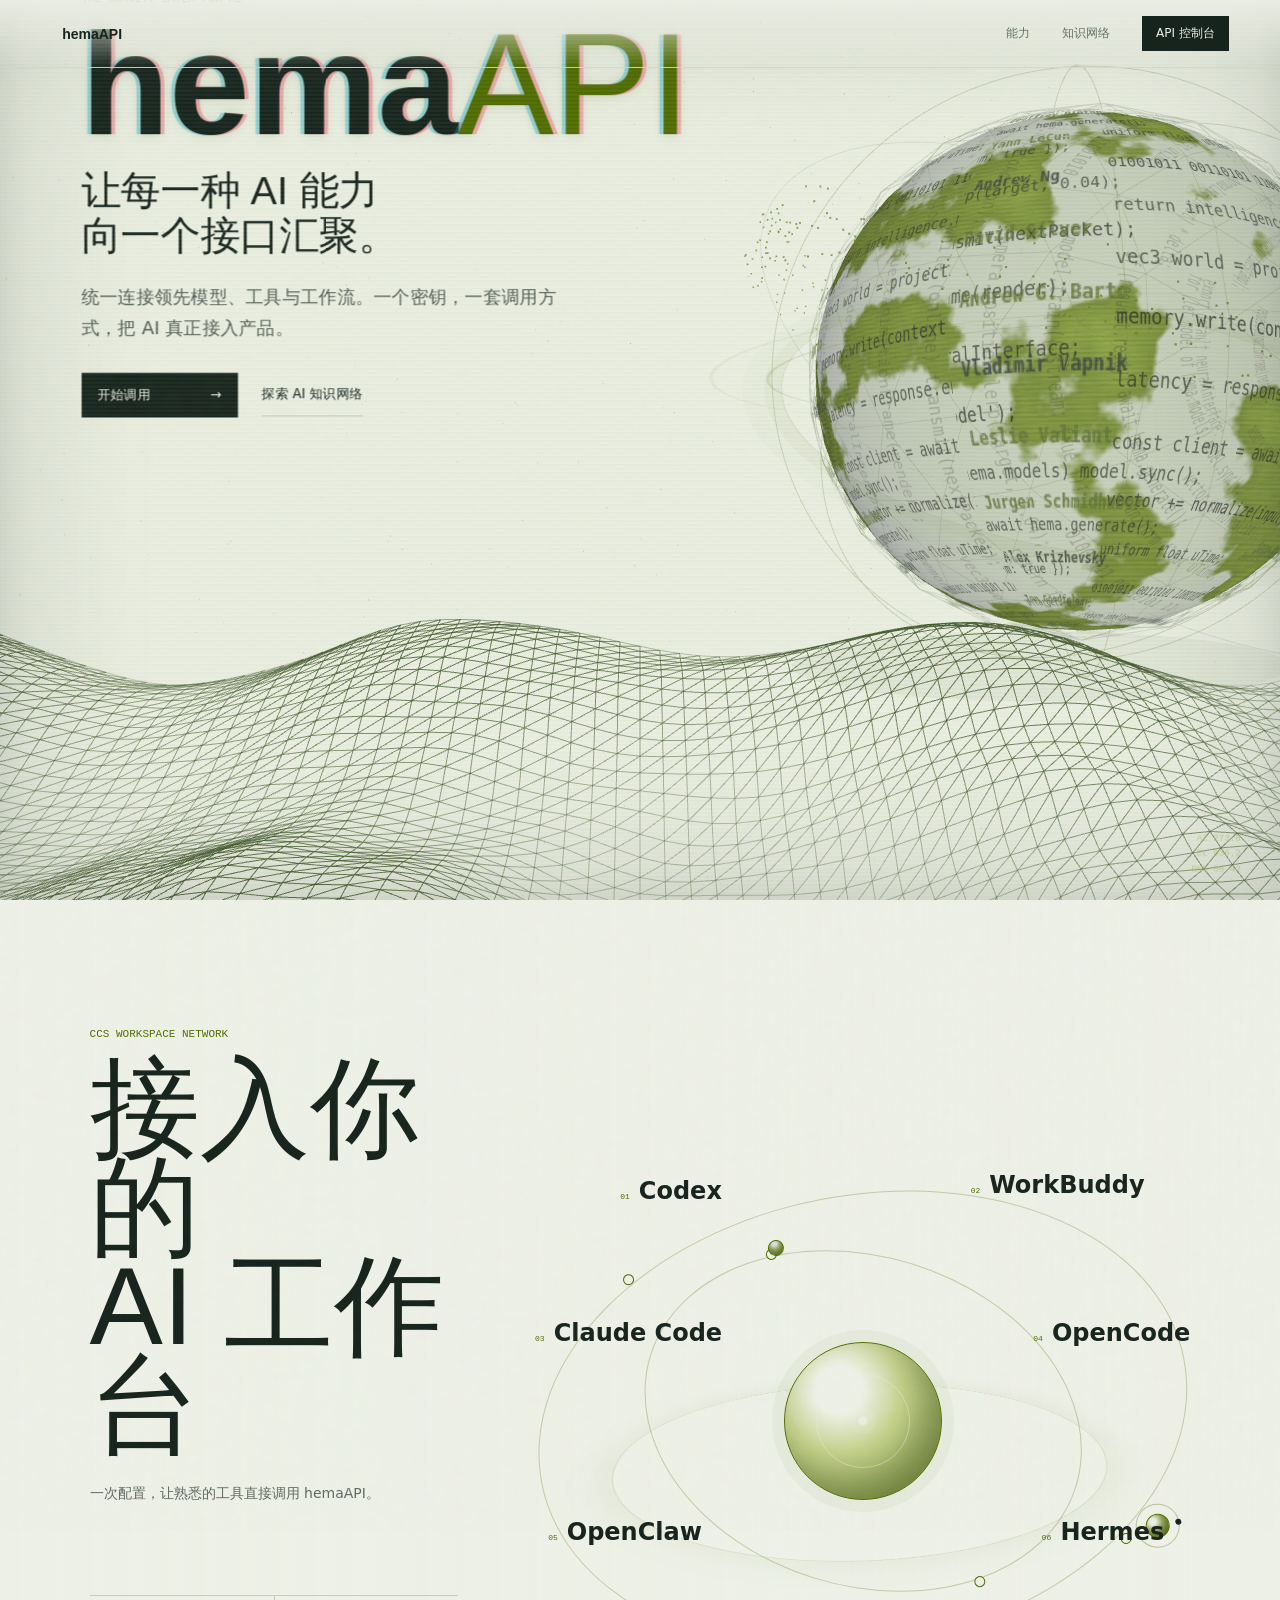
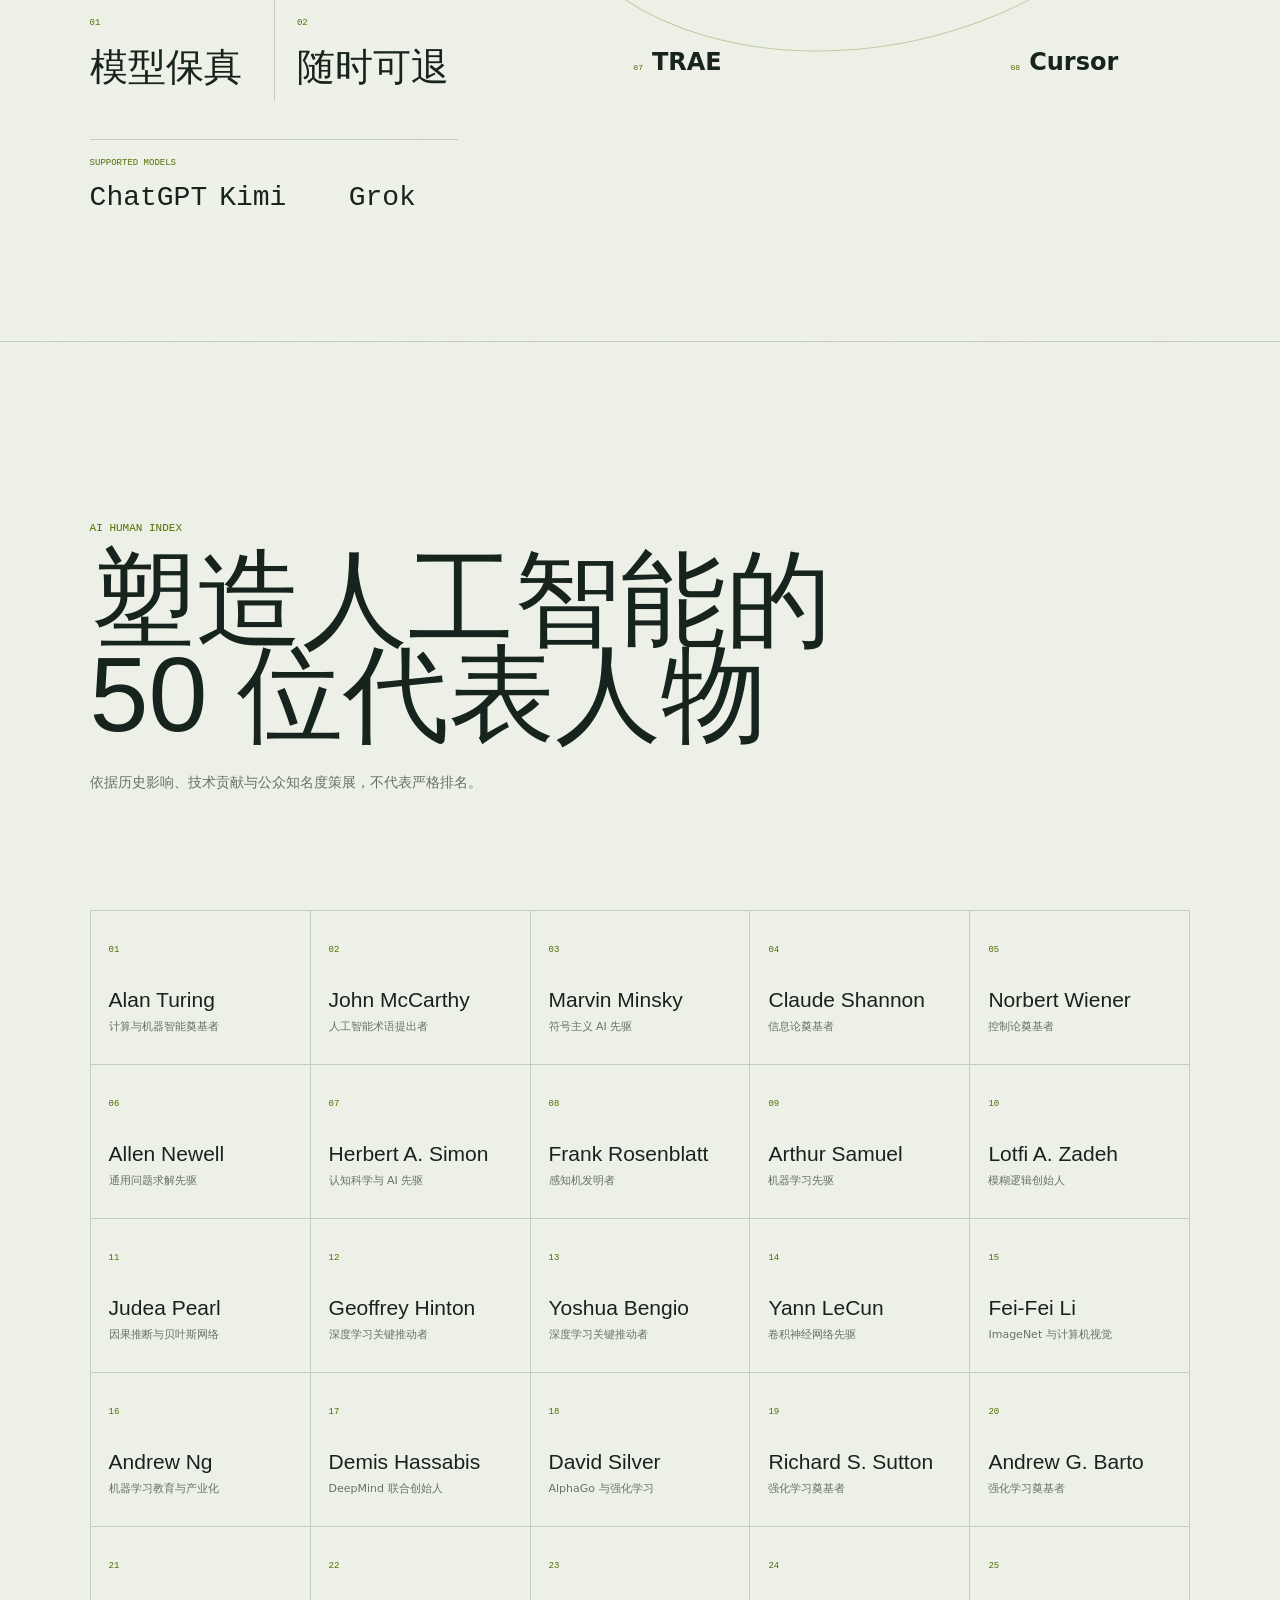
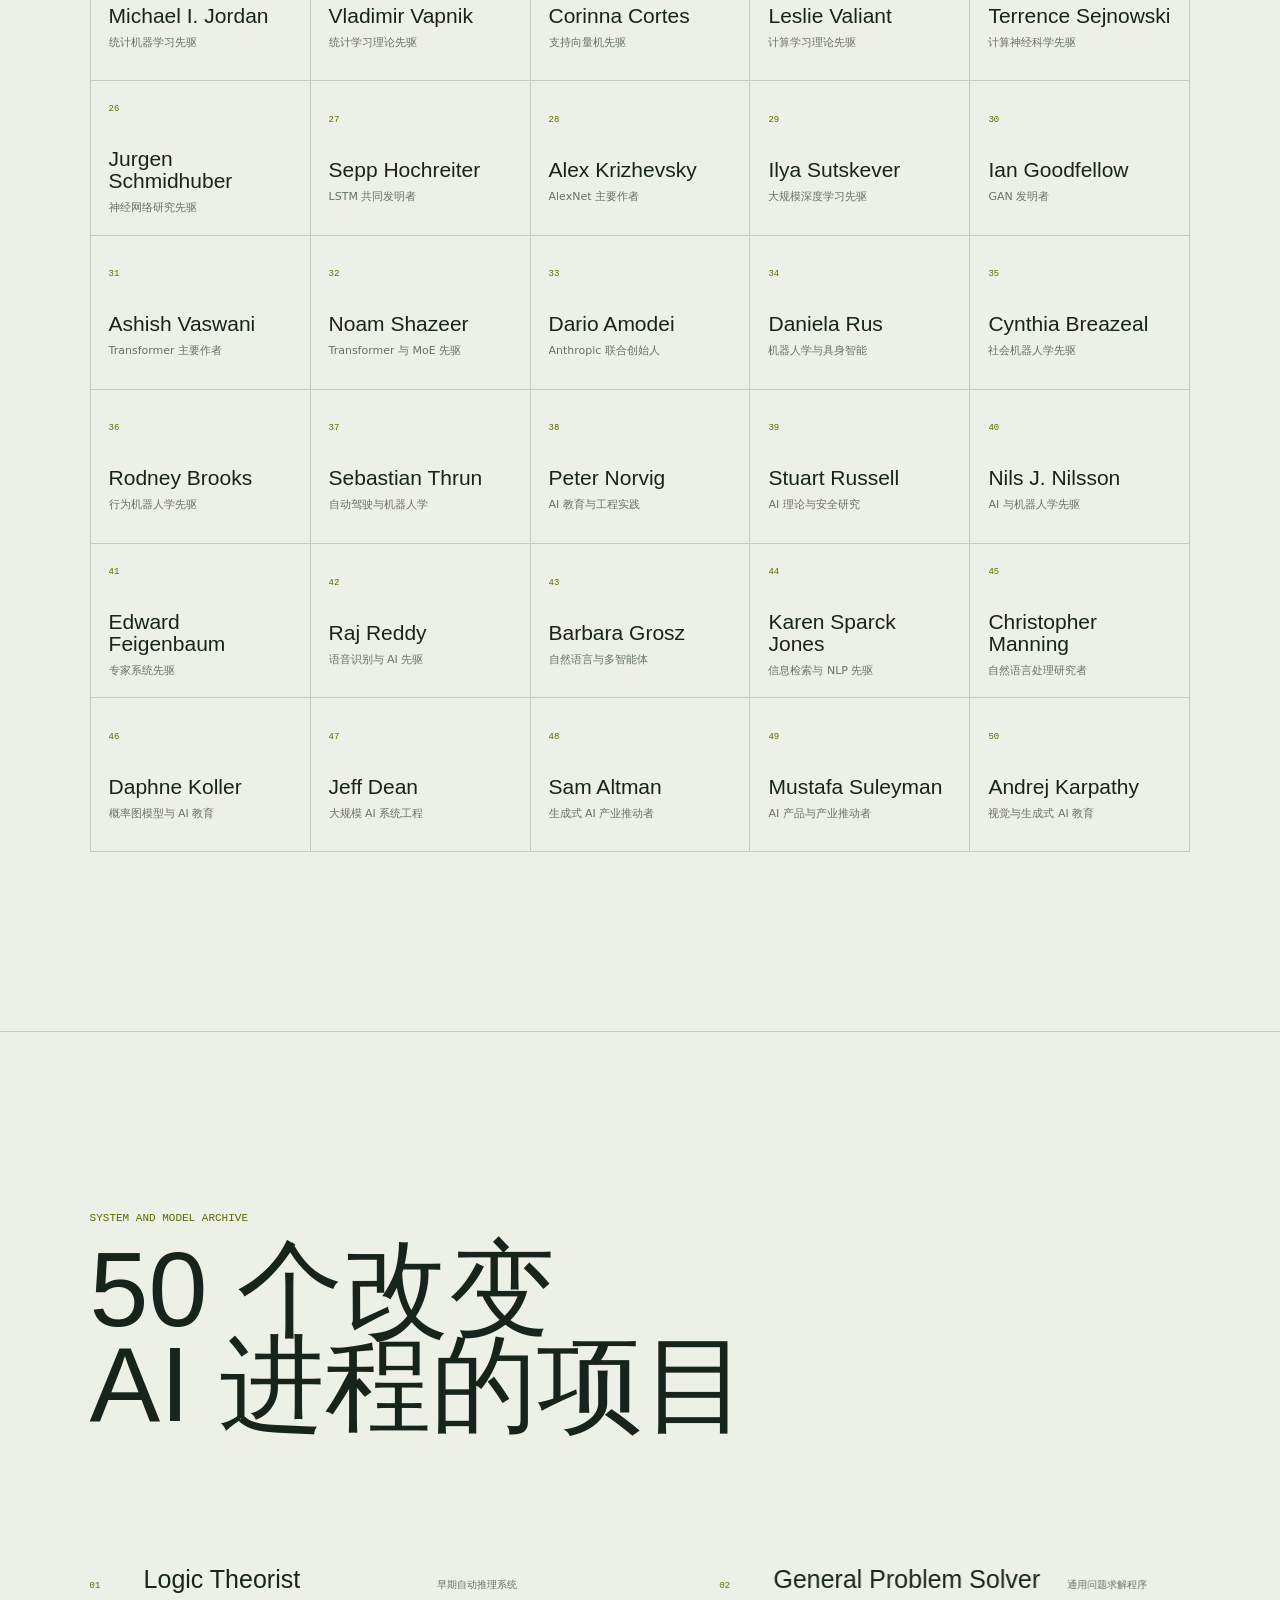
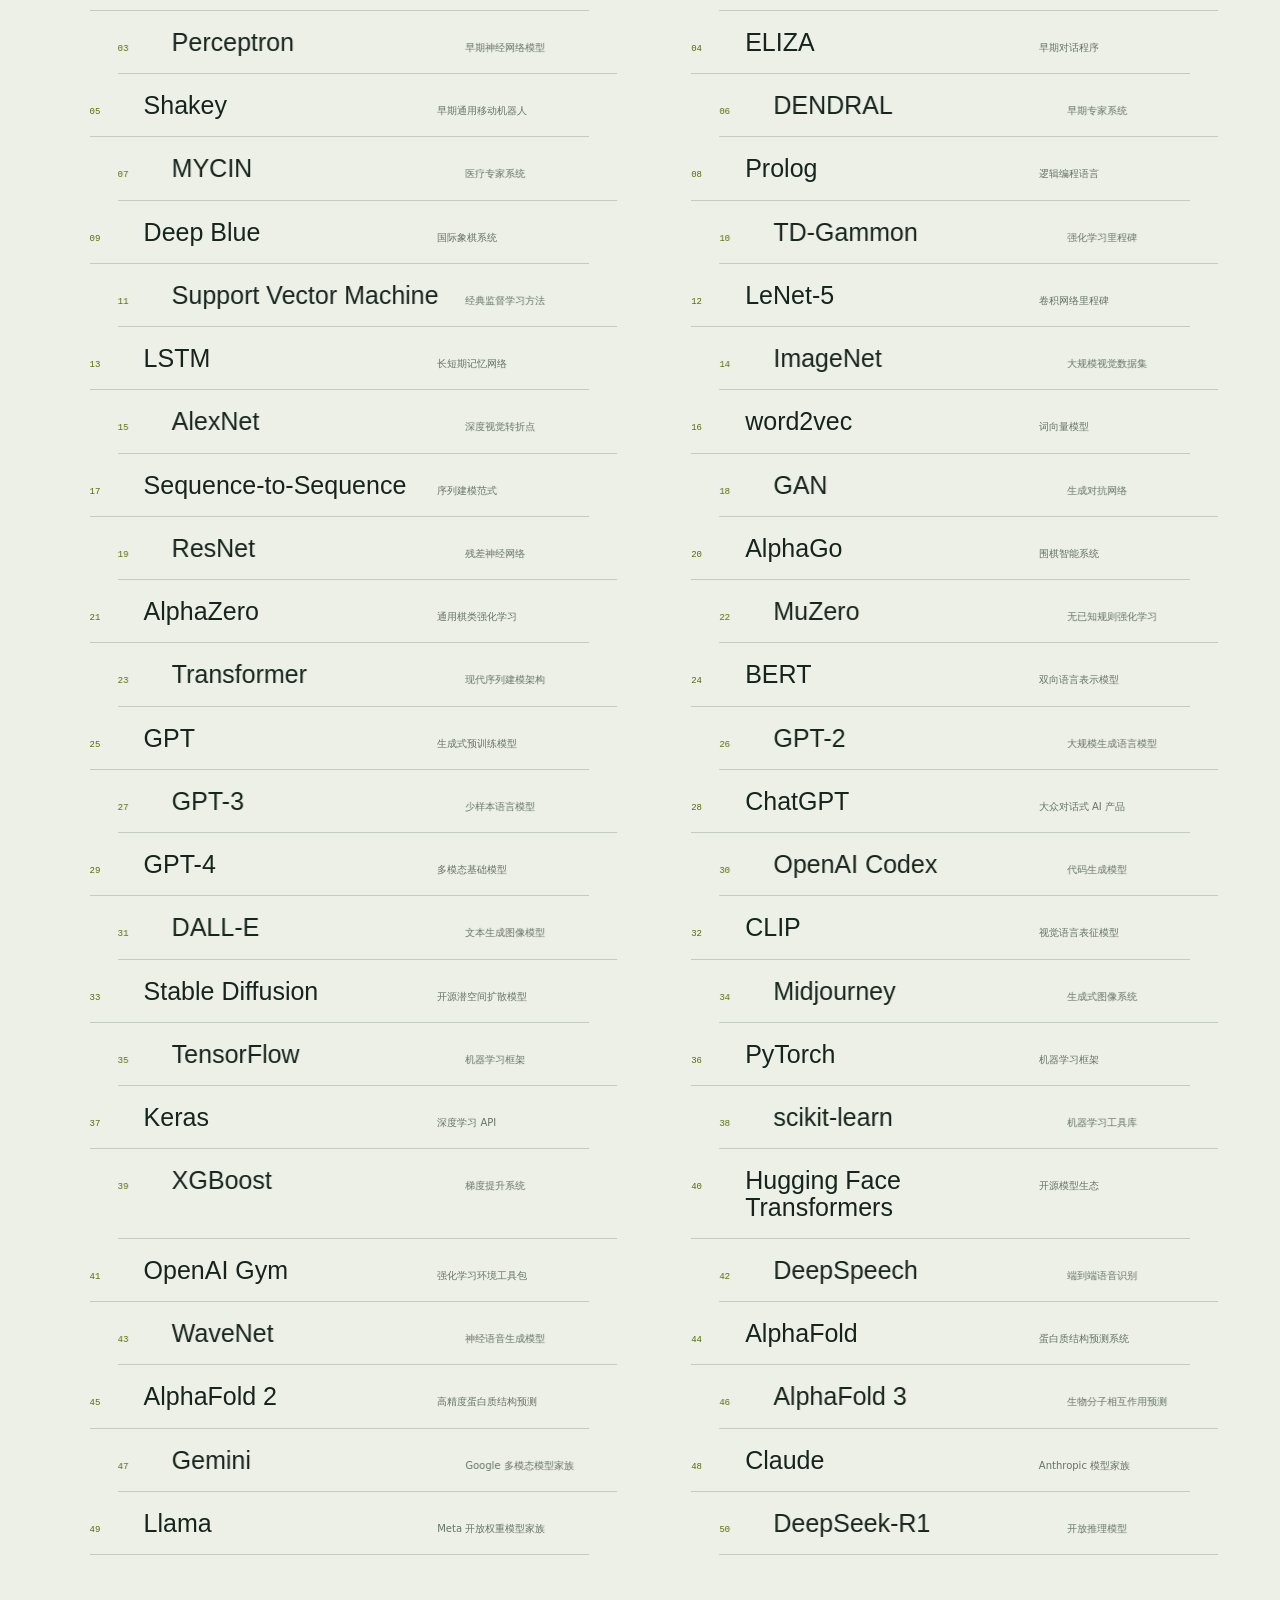
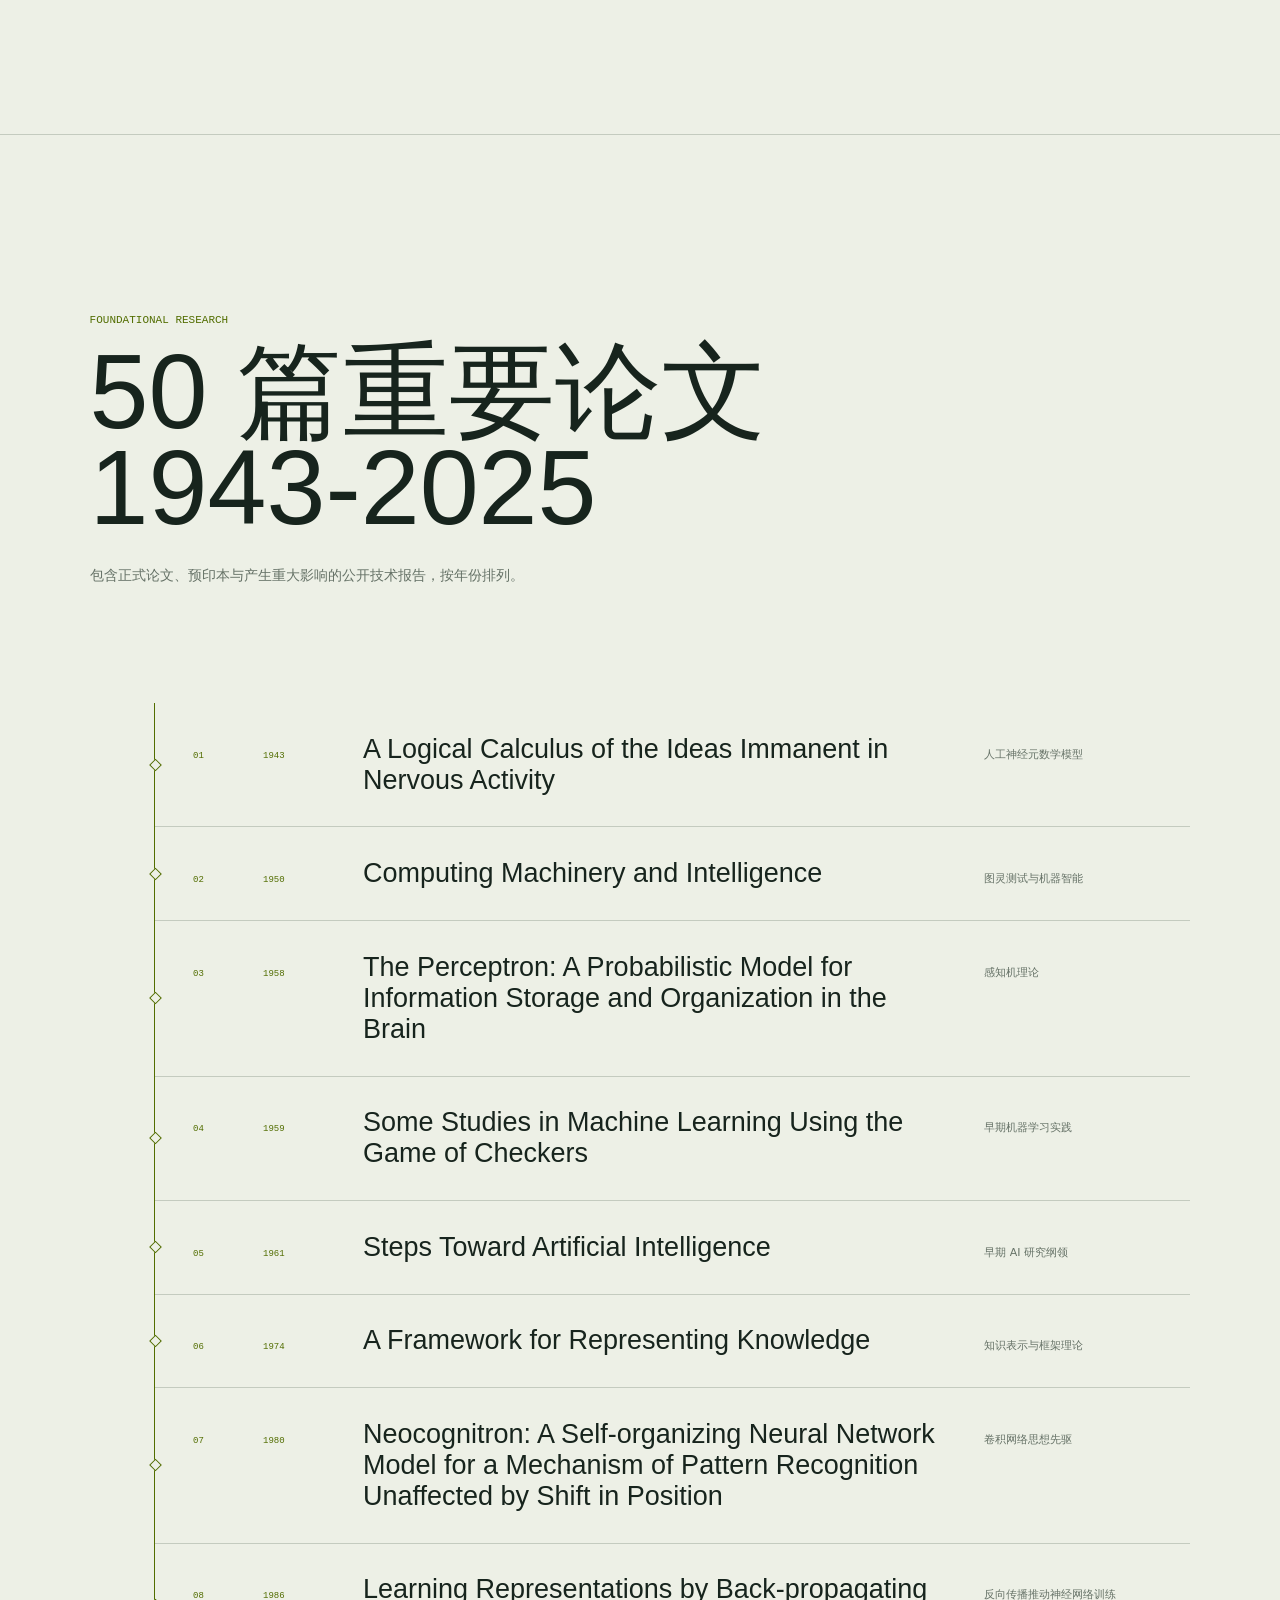
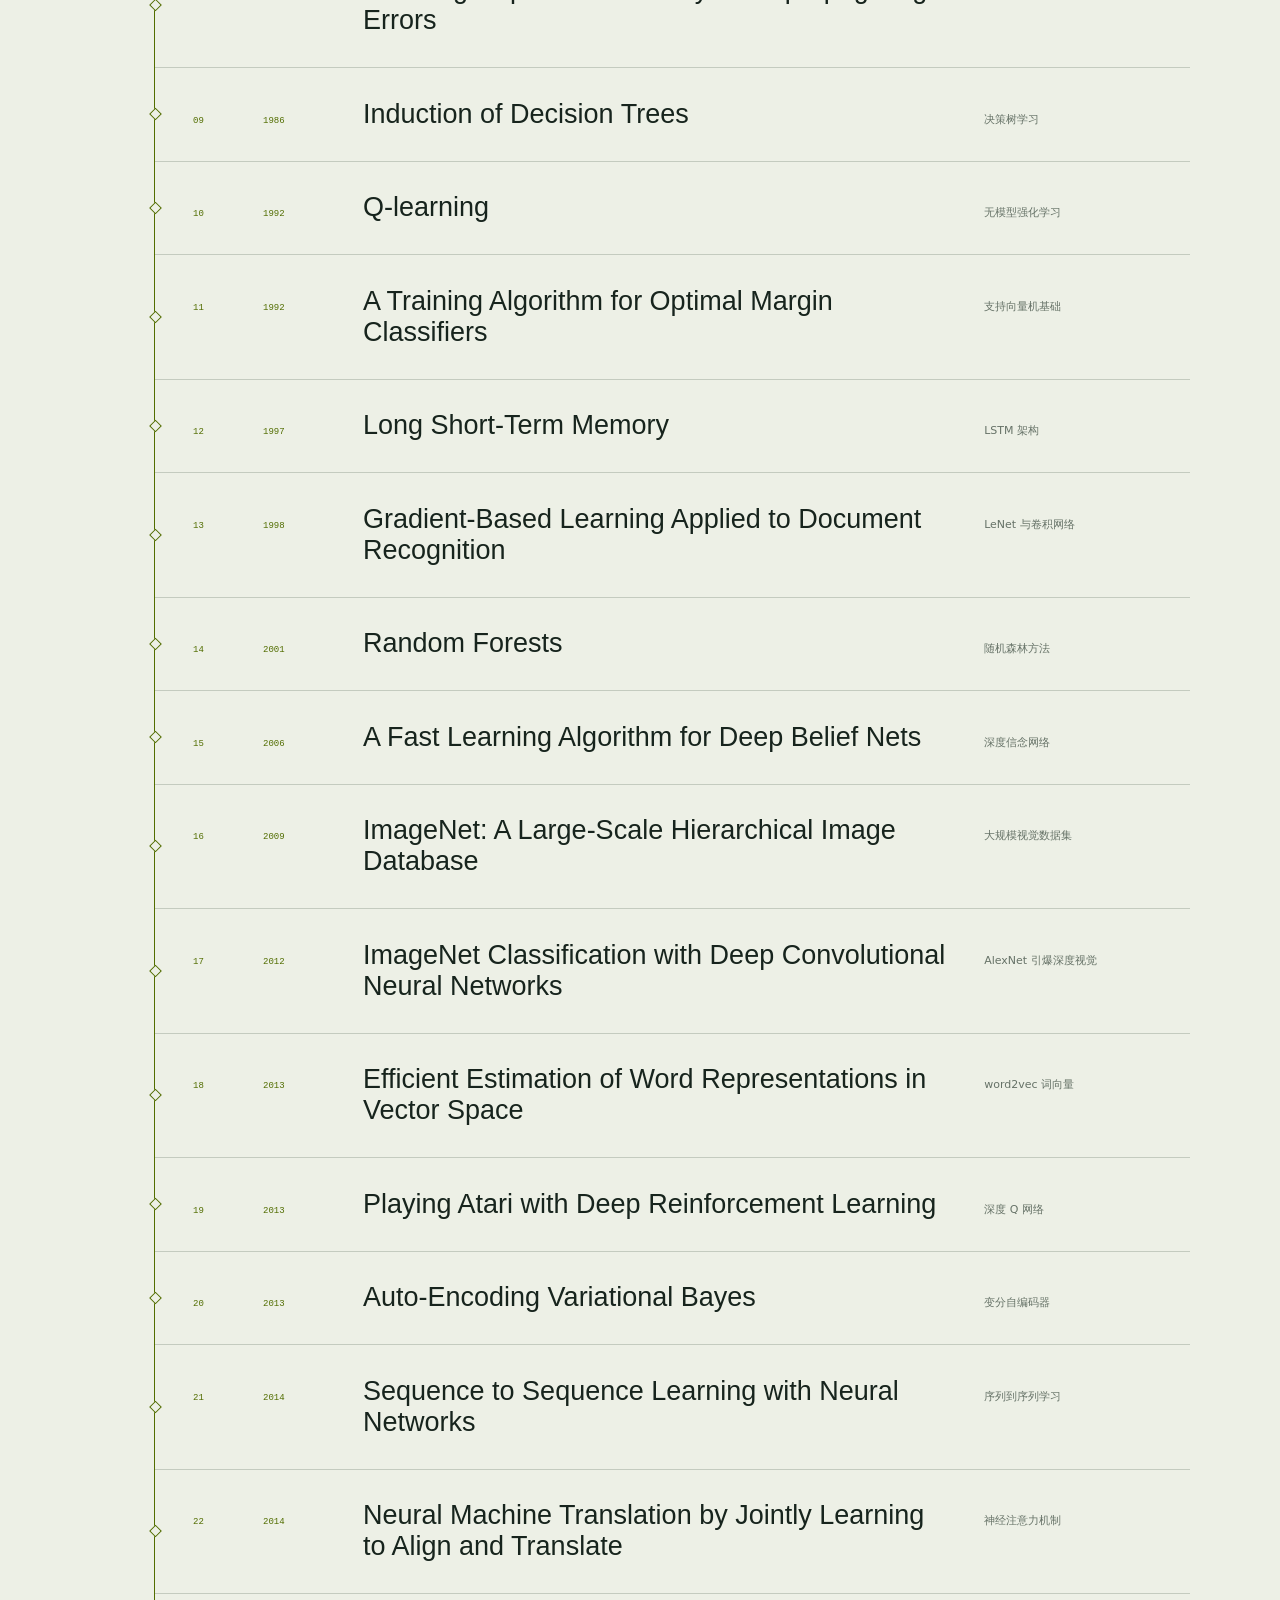
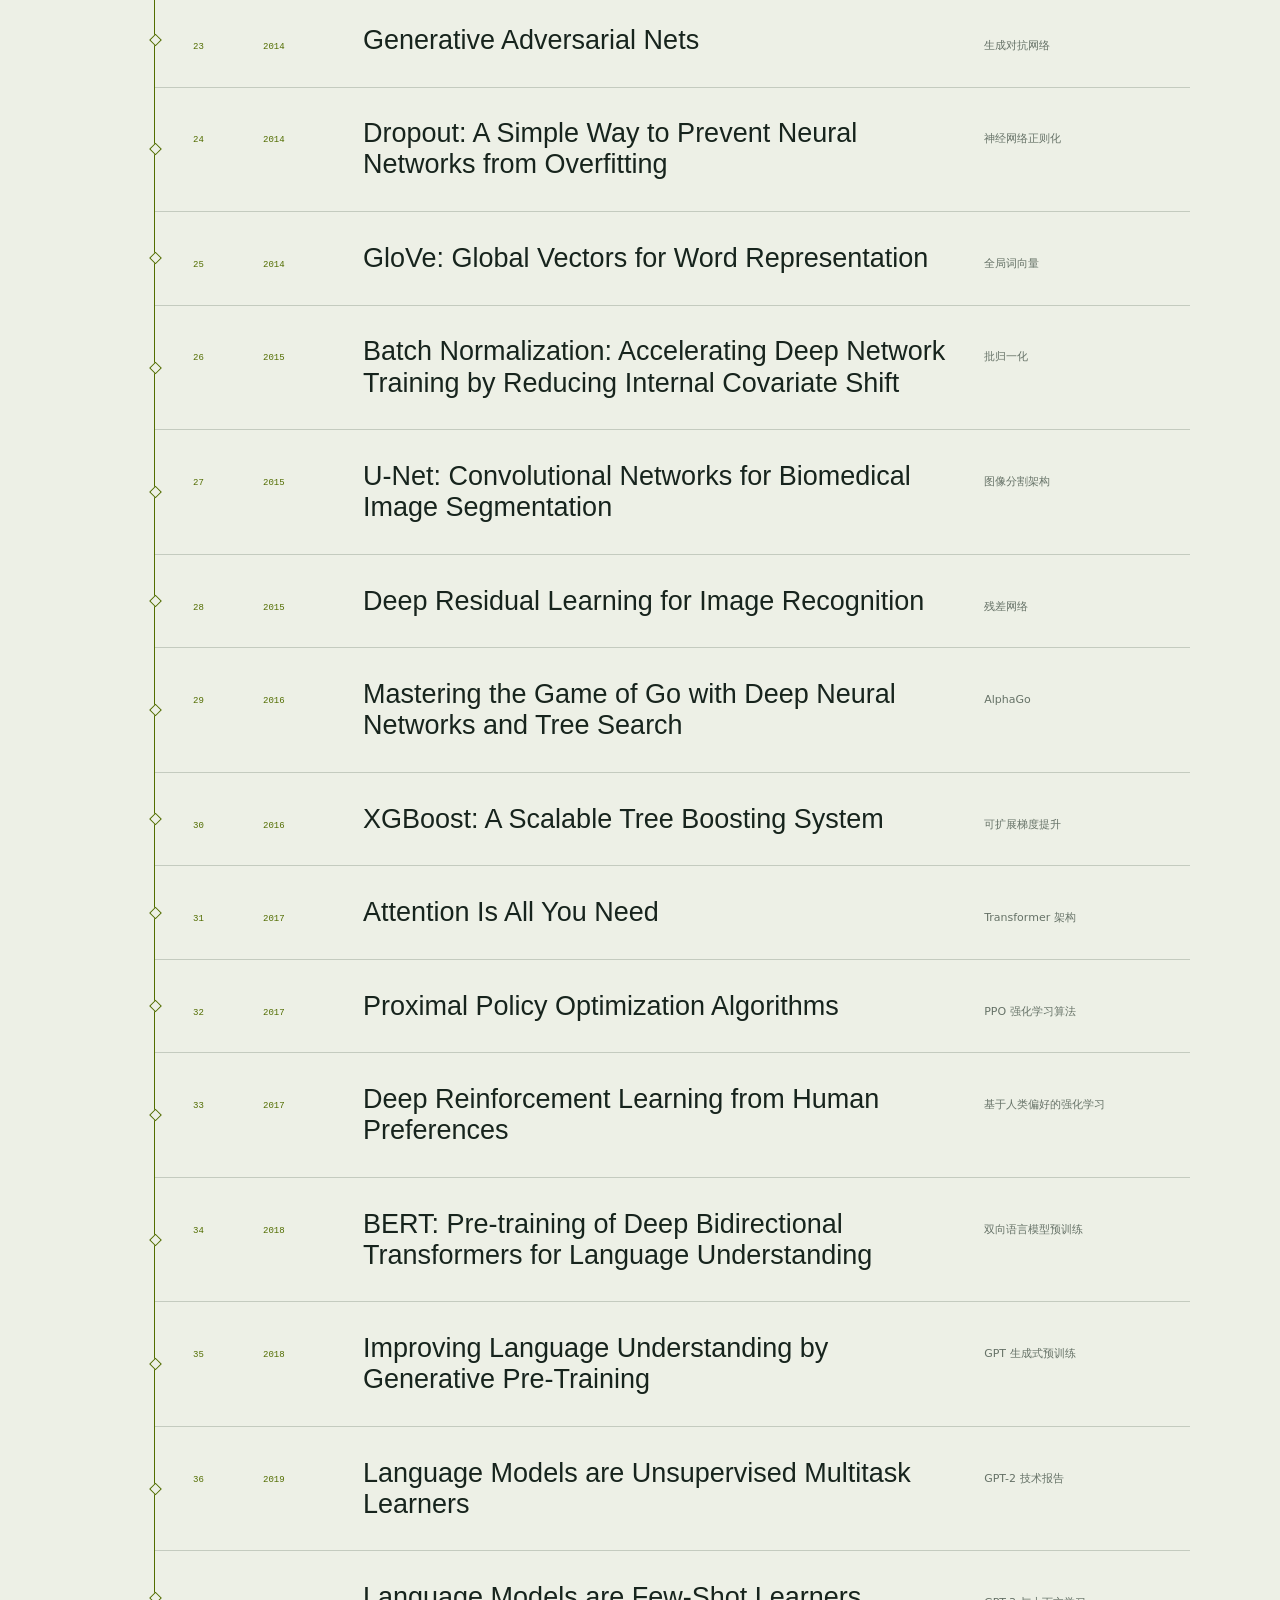
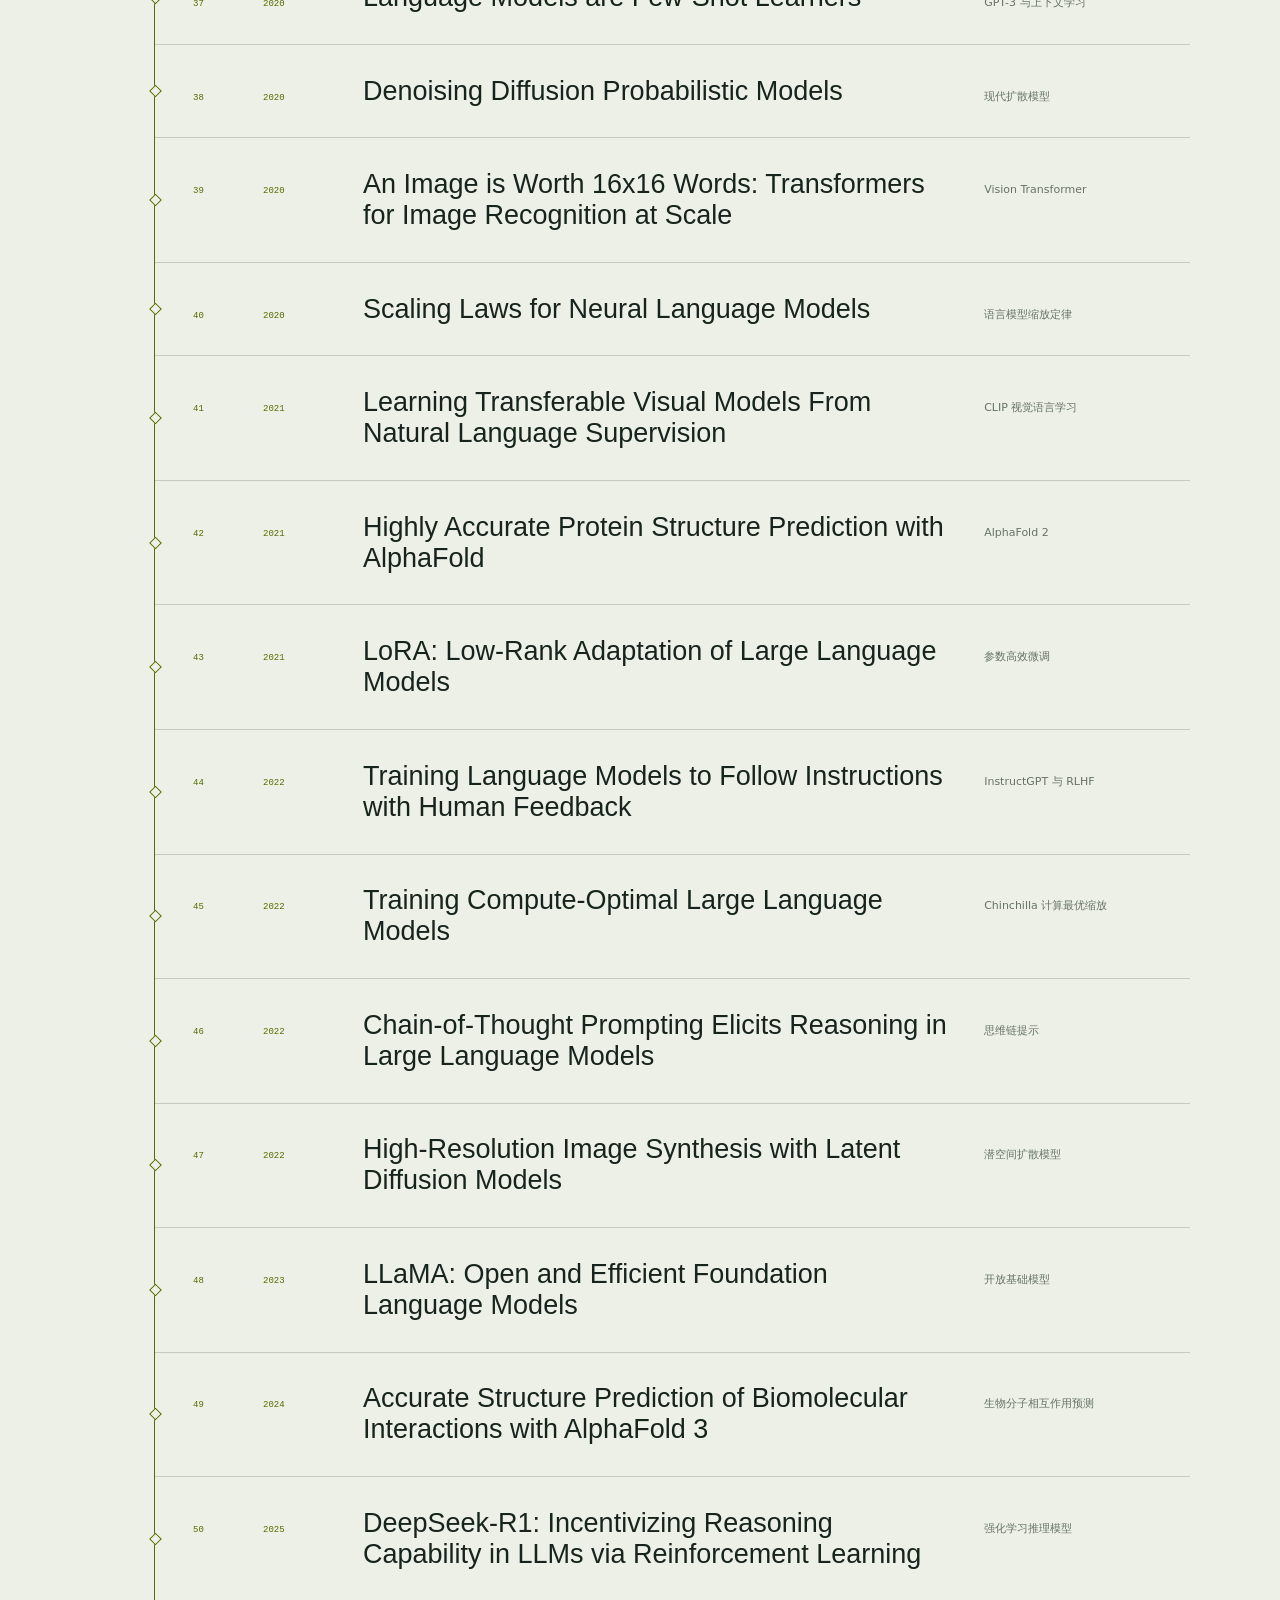
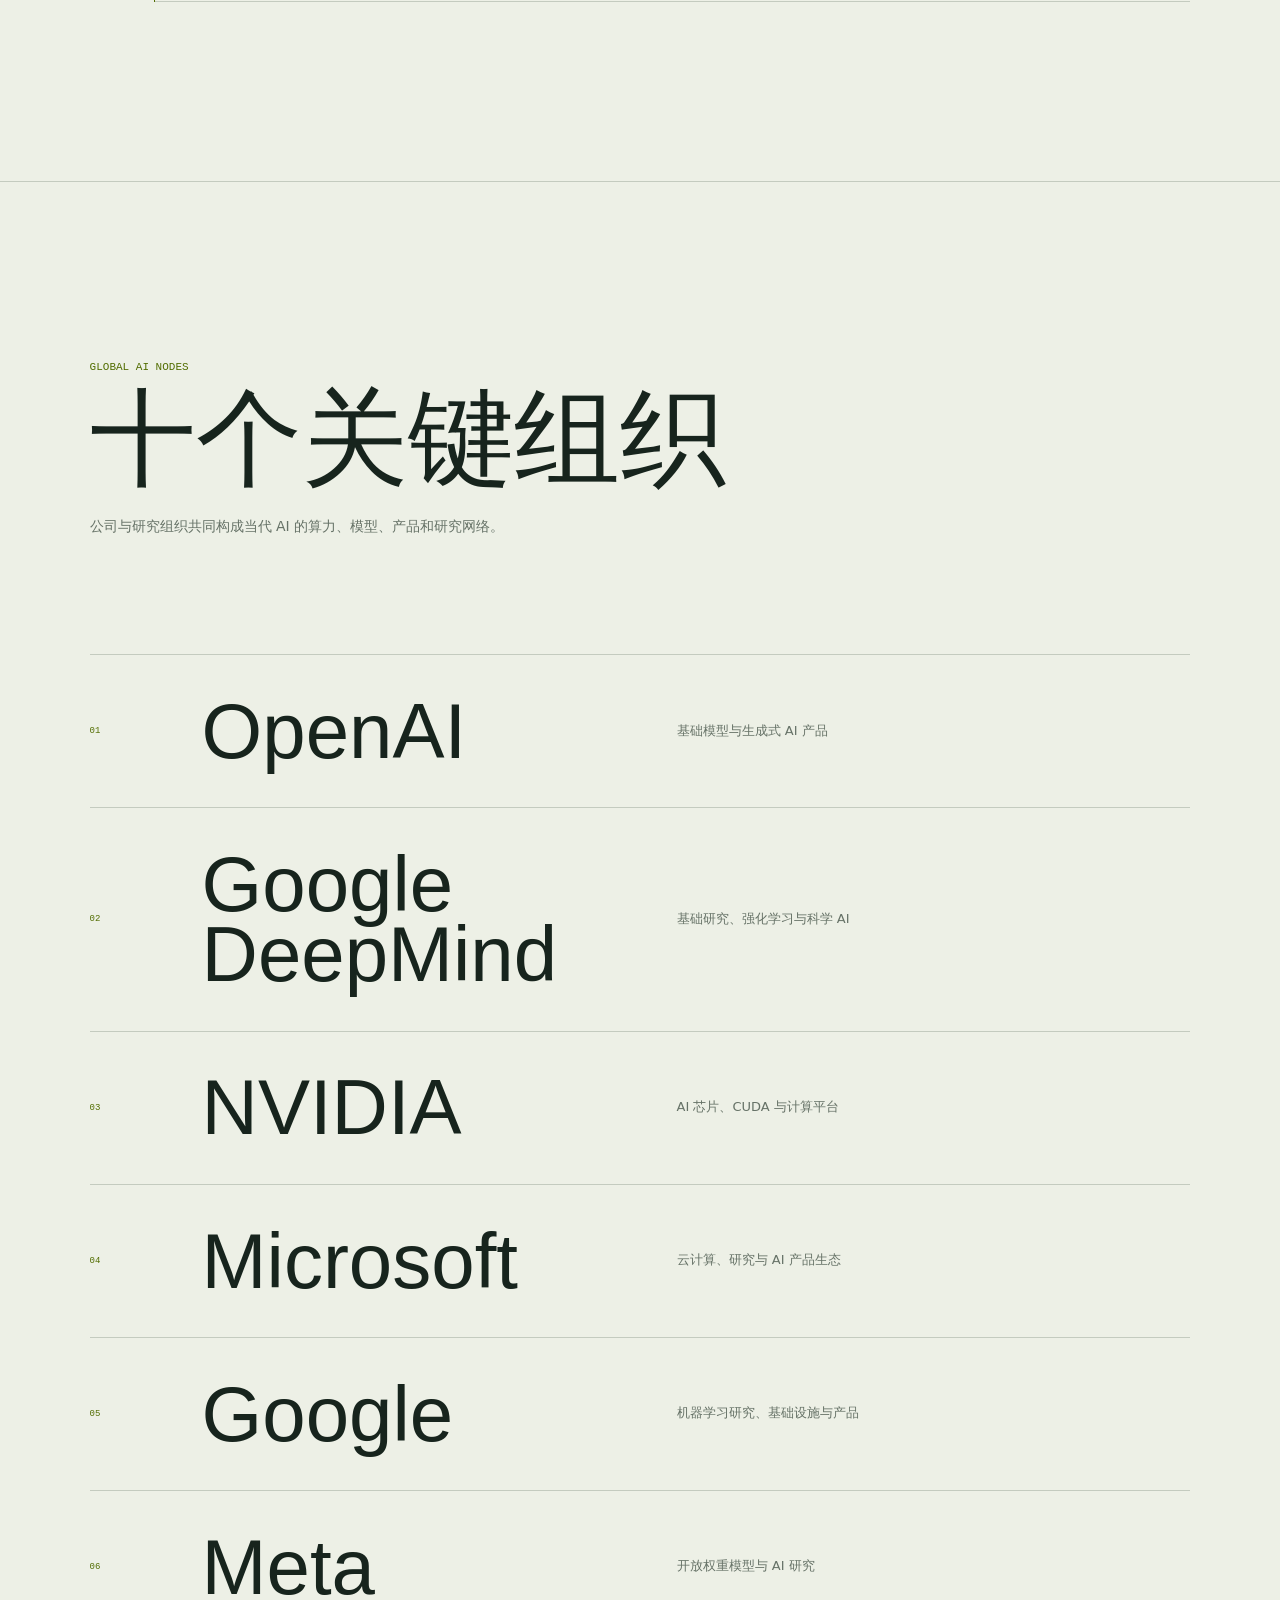
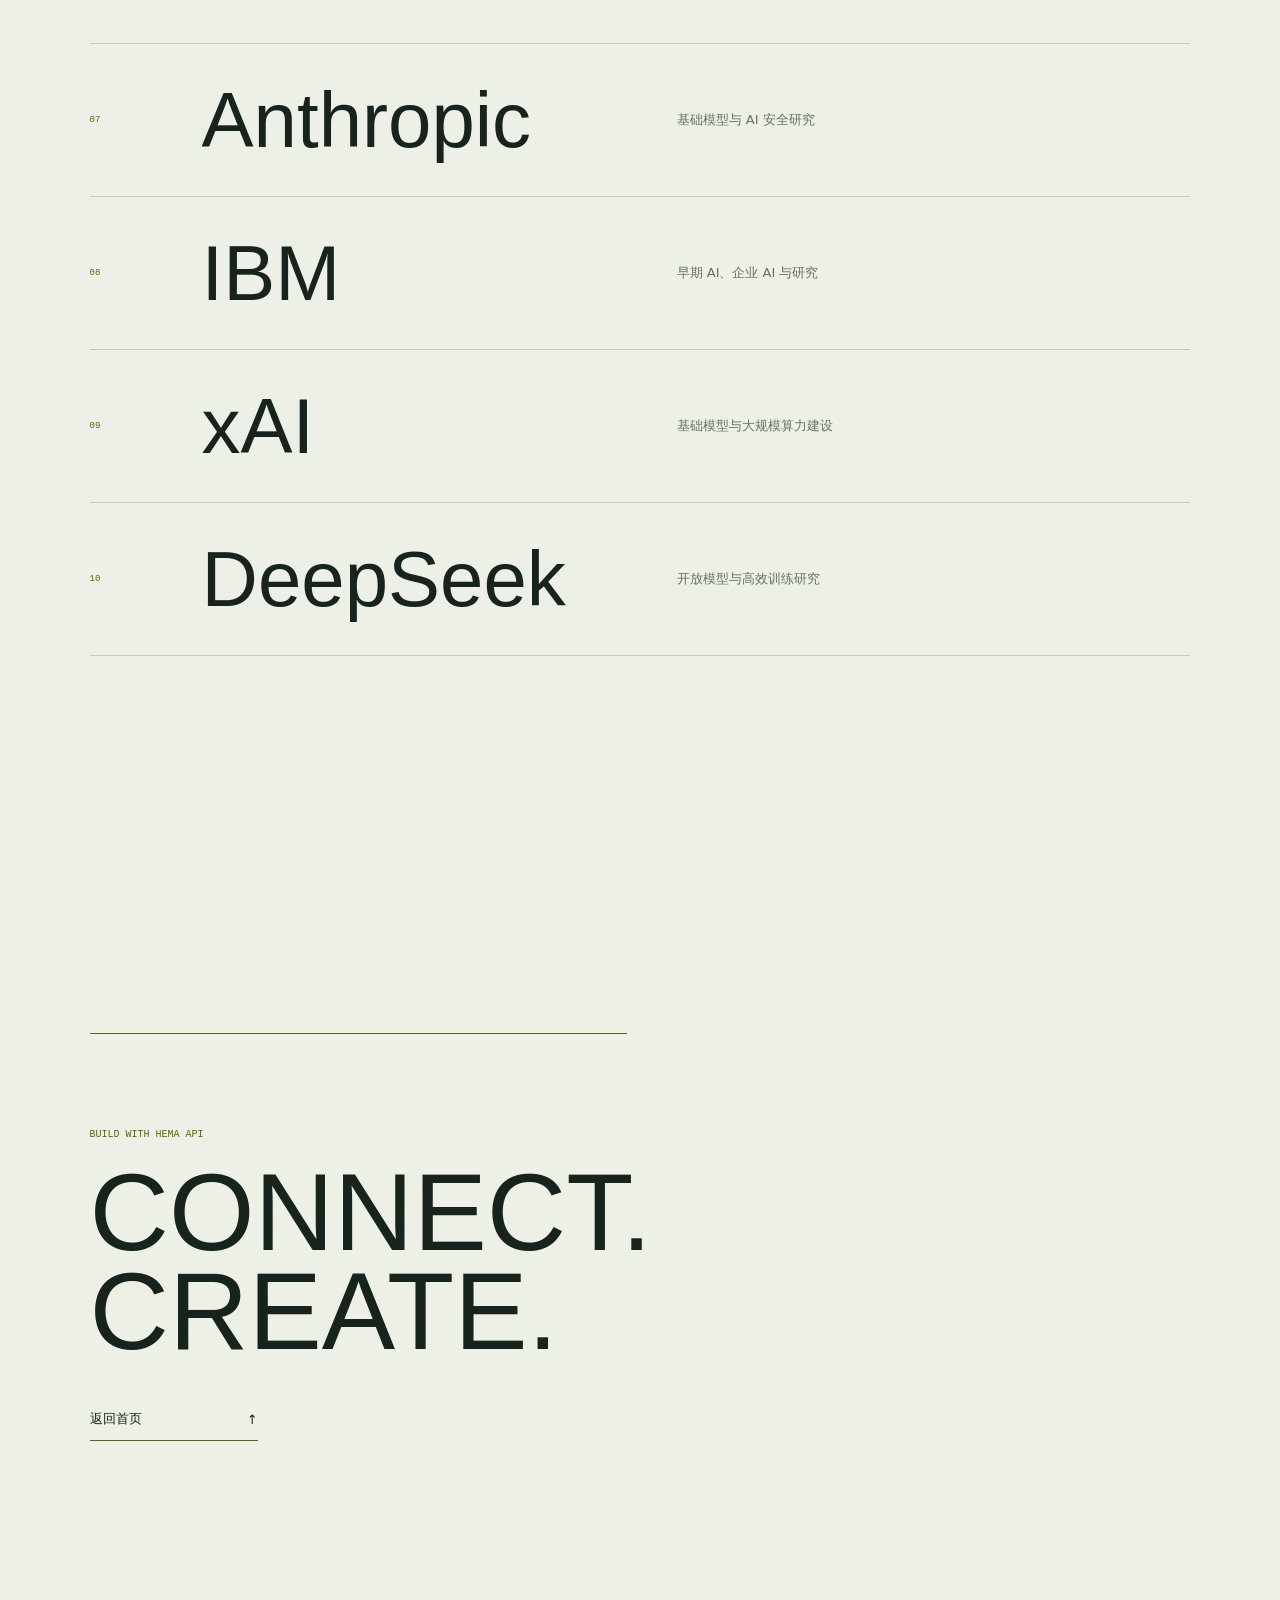
<file: web/public/hema-home/index.html>
<!doctype html>
<html lang="zh-CN">
  <head>
    <meta charset="UTF-8" />
    <meta name="viewport" content="width=device-width, initial-scale=1.0" />
    <meta name="theme-color" content="#edf0e6" />
    <title>hemaAPI - AI API Infrastructure</title>
    <link rel="stylesheet" href="./styles.css?v=20260729" />
    <script type="importmap">
      {
        "imports": {
          "three": "https://esm.sh/three@0.170.0"
        }
      }
    </script>
  </head>
  <body>
    <div class="boot" aria-live="polite">
      <div class="boot-mark" aria-hidden="true"></div>
      <p>INITIALIZING HEMA API</p>
    </div>

    <canvas id="scene" aria-label="可交互的人工智能人物地球"></canvas>
    <div class="phosphor" aria-hidden="true"></div>
    <div class="scanlines" aria-hidden="true"></div>
    <div class="noise" aria-hidden="true"></div>
    <div class="vignette" aria-hidden="true"></div>

    <header class="topbar">
      <a class="brand" href="#top" aria-label="hemaAPI 主页">
        <span class="brand-mark" aria-hidden="true"></span>
        hemaAPI
      </a>
      <nav class="primary-nav" aria-label="主导航">
        <a href="#system">能力</a>
        <a href="#archive">知识网络</a>
        <a class="nav-console" href="/dashboard?lang=zh" target="_top">API 控制台</a>
      </nav>
    </header>

    <main id="top">
      <section class="hero" aria-labelledby="hero-title">
        <div class="hero-copy">
          <p class="eyebrow">THE GRAVITY LAYER FOR AI</p>
          <h1 id="hero-title">hema<span>API</span></h1>
          <p class="hero-statement">让每一种 AI 能力<br />向一个接口汇聚。</p>
          <p class="lead">统一连接领先模型、工具与工作流。一个密钥，一套调用方式，把 AI 真正接入产品。</p>
          <div class="hero-actions">
            <a class="primary-action" href="/keys?lang=zh" target="_top">开始调用 <span aria-hidden="true">→</span></a>
            <a class="text-action" href="#archive">探索 AI 知识网络</a>
          </div>
        </div>

        <div class="coordinates" aria-hidden="true">
          <span>AZ 273.8</span>
          <span>EL 036.2</span>
          <span>RNG 08.42</span>
        </div>
      </section>

      <section class="system" id="system" aria-labelledby="system-title">
        <div class="integration-copy reveal" id="console">
          <p class="section-kicker">CCS WORKSPACE NETWORK</p>
          <h2 id="system-title">接入你的<br />AI 工作台</h2>
          <p class="integration-lead">一次配置，让熟悉的工具直接调用 hemaAPI。</p>
          <div class="service-promises" aria-label="服务承诺">
            <div><span>01</span><strong>模型保真</strong></div>
            <div><span>02</span><strong>随时可退</strong></div>
          </div>
          <div class="supported-models" aria-label="支持的模型">
            <span>SUPPORTED MODELS</span>
            <strong>ChatGPT</strong>
            <strong>Kimi</strong>
            <strong>Grok</strong>
          </div>
        </div>

        <div class="integration-stage reveal" aria-label="支持的开发工具">
          <div class="orbit orbit--outer" aria-hidden="true">
            <span class="planet planet--terra"><i class="moon-orbit"></i></span>
          </div>
          <div class="orbit orbit--inner" aria-hidden="true">
            <span class="planet planet--inner"></span>
          </div>
          <div class="ccs-core" aria-hidden="true"></div>
          <a class="tool-node" href="./docs.html#codex"><span>01</span><strong>Codex</strong></a>
          <a class="tool-node" href="./docs.html#workbuddy"><span>02</span><strong>WorkBuddy</strong></a>
          <a class="tool-node" href="./docs.html#claude-code"><span>03</span><strong>Claude Code</strong></a>
          <a class="tool-node" href="./docs.html#opencode"><span>04</span><strong>OpenCode</strong></a>
          <a class="tool-node" href="./docs.html#openclaw"><span>05</span><strong>OpenClaw</strong></a>
          <a class="tool-node" href="./docs.html#hermes"><span>06</span><strong>Hermes</strong></a>
          <a class="tool-node" href="./docs.html#trae"><span>07</span><strong>TRAE</strong></a>
          <a class="tool-node" href="./docs.html#cursor"><span>08</span><strong>Cursor</strong></a>
        </div>
      </section>

      <section class="archive" id="archive" aria-labelledby="archive-title">
        <div class="archive-heading reveal">
          <p class="section-kicker">AI HUMAN INDEX</p>
          <h2 id="archive-title">塑造人工智能的<br />50 位代表人物</h2>
          <p>依据历史影响、技术贡献与公众知名度策展，不代表严格排名。</p>
        </div>
        <div class="people-grid" id="people-grid"></div>
      </section>

      <section class="projects" aria-labelledby="projects-title">
        <div class="projects-heading reveal">
          <p class="section-kicker">SYSTEM AND MODEL ARCHIVE</p>
          <h2 id="projects-title">50 个改变<br />AI 进程的项目</h2>
        </div>
        <div class="project-stream" id="project-stream"></div>
      </section>

      <section class="papers" aria-labelledby="papers-title">
        <div class="papers-heading reveal">
          <p class="section-kicker">FOUNDATIONAL RESEARCH</p>
          <h2 id="papers-title">50 篇重要论文<br />1943-2025</h2>
          <p>包含正式论文、预印本与产生重大影响的公开技术报告，按年份排列。</p>
        </div>
        <div class="paper-timeline" id="paper-timeline"></div>
      </section>

      <section class="organizations" aria-labelledby="organizations-title">
        <div class="organizations-heading reveal">
          <p class="section-kicker">GLOBAL AI NODES</p>
          <h2 id="organizations-title">十个关键组织</h2>
          <p>公司与研究组织共同构成当代 AI 的算力、模型、产品和研究网络。</p>
        </div>
        <div class="organization-list" id="organization-list"></div>
      </section>

      <section class="closing" aria-labelledby="closing-title">
        <div class="closing-line reveal" aria-hidden="true"></div>
        <p class="reveal">BUILD WITH HEMA API</p>
        <h2 id="closing-title" class="reveal">CONNECT.<br />CREATE.</h2>
        <a class="enter reveal" href="#top">返回首页 <span aria-hidden="true">↑</span></a>
      </section>
    </main>

    <dialog class="profile-dialog" id="profile-dialog" aria-labelledby="profile-name">
      <div class="profile-dialog__header">
        <span id="profile-number">01</span>
        <button class="profile-close" type="button" aria-label="关闭人物介绍">&times;</button>
      </div>
      <div class="profile-dialog__body">
        <p>AI HUMAN INDEX</p>
        <h2 id="profile-name"></h2>
        <h3 id="profile-role"></h3>
        <p id="profile-bio"></p>
      </div>
    </dialog>

    <noscript>此演示需要启用 JavaScript。</noscript>
    <script type="module" src="./main.js"></script>
  </body>
</html>
</file>
<file: web/public/hema-home/styles.css>
:root {
  color-scheme: light;
  --ink: #edf0e6;
  --paper: #17241d;
  --muted: #667267;
  --signal: #526d00;
  --line: rgba(56, 76, 54, 0.22);
  --edge: 2px;
  --home-pointer-x: 0;
  --home-pointer-y: 0;
}

* { box-sizing: border-box; }

html {
  scroll-behavior: smooth;
  background: var(--ink);
}

body {
  margin: 0;
  overflow-x: hidden;
  background: var(--ink);
  color: var(--paper);
  font-family: "Arial Narrow", "Roboto Condensed", Impact, sans-serif;
  letter-spacing: 0;
}

body::selection { background: var(--signal); color: var(--ink); }

#scene {
  position: fixed;
  inset: 0;
  z-index: 0;
  width: 100%;
  height: 100%;
  pointer-events: none;
  touch-action: pan-y;
}


.phosphor,
.scanlines,
.noise,
.vignette {
  position: fixed;
  inset: 0;
  z-index: 20;
  pointer-events: none;
}

.phosphor {
  background: rgba(198, 211, 149, 0.055);
  mix-blend-mode: multiply;
}

.scanlines {
  background: repeating-linear-gradient(
    to bottom,
    rgba(45, 62, 48, 0.035) 0,
    rgba(45, 62, 48, 0.035) 1px,
    rgba(255, 255, 255, 0.08) 2px,
    rgba(255, 255, 255, 0.08) 4px
  );
  opacity: 0.48;
  background-size: 100% 4px;
}

.noise {
  inset: -70%;
  width: 240%;
  height: 240%;
  opacity: 0.035;
  background-image: url("data:image/svg+xml,%3Csvg viewBox='0 0 180 180' xmlns='http://www.w3.org/2000/svg'%3E%3Cfilter id='n'%3E%3CfeTurbulence type='fractalNoise' baseFrequency='.9' numOctaves='4' stitchTiles='stitch'/%3E%3C/filter%3E%3Crect width='100%25' height='100%25' filter='url(%23n)' opacity='.85'/%3E%3C/svg%3E");
}

.vignette {
  box-shadow: inset 0 0 12vw rgba(45, 58, 48, 0.18), inset 0 0 3vw rgba(45, 58, 48, 0.08);
}

.boot {
  position: fixed;
  inset: 0;
  z-index: 100;
  display: grid;
  place-content: center;
  justify-items: center;
  gap: 24px;
  background: var(--ink);
  transition: opacity 700ms ease, visibility 700ms;
}

.boot.done { opacity: 0; visibility: hidden; }

.boot p {
  margin: 0;
  color: var(--muted);
  font-family: ui-monospace, SFMono-Regular, Menlo, monospace;
  font-size: 10px;
}

.boot-mark {
  width: 48px;
  aspect-ratio: 1;
  border: 1px solid var(--signal);
  animation: boot 1.4s steps(7) infinite;
}

.topbar {
  position: fixed;
  inset: 0 0 auto;
  z-index: 30;
  display: flex;
  align-items: center;
  justify-content: space-between;
  height: 68px;
  padding: 0 clamp(20px, 4vw, 68px);
  border-bottom: 1px solid rgba(56, 76, 54, 0.14);
  background: linear-gradient(to bottom, rgba(237, 240, 230, 0.9), transparent);
}

.brand,
.enter {
  color: var(--paper);
  text-decoration: none;
}

.brand {
  display: inline-flex;
  align-items: center;
  gap: 11px;
  font-size: 14px;
  font-weight: 700;
}

.brand-logo {
  width: 28px;
  height: 28px;
  display: block;
  object-fit: contain;
}

.primary-nav {
  display: flex;
  align-items: center;
  gap: clamp(18px, 2.5vw, 38px);
}

.primary-nav a {
  color: var(--muted);
  font-family: system-ui, sans-serif;
  font-size: 12px;
  text-decoration: none;
  transition: color 200ms ease, background-color 200ms ease;
}

.primary-nav a:hover { color: var(--paper); }
.primary-nav a:focus-visible { outline: 2px solid var(--signal); outline-offset: 5px; }
.primary-nav .nav-console { padding: 9px 14px; background: var(--paper); color: var(--ink); }
.primary-nav .nav-console:hover { background: var(--signal); color: var(--ink); }

main { position: relative; z-index: 10; }

.hero,
.system,
.archive,
.projects,
.papers,
.organizations,
.closing {
  min-height: 100dvh;
  padding-inline: clamp(20px, 7vw, 150px);
}

.archive,
.projects,
.papers,
.organizations {
  position: relative;
  background: rgba(237, 240, 230, 0.9);
}

.papers {
  padding-block: clamp(110px, 14vw, 220px);
  border-top: 1px solid var(--line);
}

.papers-heading {
  max-width: 980px;
  margin-bottom: clamp(70px, 9vw, 140px);
}

.papers-heading h2 {
  margin: 0;
  font-size: 46px;
  font-weight: 400;
  line-height: 0.9;
}

.papers-heading > p:last-child {
  max-width: 40rem;
  margin: 28px 0 0;
  color: var(--muted);
  font-family: system-ui, sans-serif;
  font-size: 14px;
  line-height: 1.75;
}

.paper-timeline {
  position: relative;
  margin-left: clamp(0px, 5vw, 90px);
  border-left: 1px solid var(--signal);
}

.paper {
  display: grid;
  grid-template-columns: 38px 68px minmax(0, 1fr) minmax(130px, 0.35fr);
  align-items: baseline;
  gap: clamp(14px, 2.5vw, 42px);
  position: relative;
  padding: clamp(20px, 2.4vw, 34px) 0 clamp(20px, 2.4vw, 34px) clamp(22px, 3vw, 52px);
  border-bottom: 1px solid var(--line);
}

.paper::before {
  content: "";
  position: absolute;
  top: 50%;
  left: -4px;
  width: 7px;
  aspect-ratio: 1;
  background: var(--ink);
  border: 1px solid var(--signal);
  transform: translateY(-50%) rotate(45deg);
}

.paper-index,
.paper time {
  color: var(--signal);
  font-family: ui-monospace, SFMono-Regular, Menlo, monospace;
  font-size: 9px;
}

.paper h3 {
  min-width: 0;
  margin: 0;
  overflow-wrap: anywhere;
  font-size: 18px;
  font-weight: 400;
  line-height: 1.15;
}

.paper p {
  margin: 0;
  color: var(--muted);
  font-family: system-ui, sans-serif;
  font-size: 11px;
  line-height: 1.55;
}

.paper:hover h3 { color: var(--signal); }

.archive {
  padding-block: clamp(110px, 14vw, 220px);
  border-top: 1px solid var(--line);
}

.archive-heading,
.projects-heading,
.organizations-heading {
  max-width: 900px;
  margin-bottom: clamp(70px, 9vw, 140px);
}

.archive-heading h2,
.projects-heading h2,
.organizations-heading h2 {
  margin: 0;
  font-size: 46px;
  font-weight: 400;
  line-height: 0.9;
}

.archive-heading > p:last-child,
.organizations-heading > p:last-child {
  max-width: 38rem;
  margin: 28px 0 0;
  color: var(--muted);
  font-family: system-ui, sans-serif;
  font-size: 14px;
  line-height: 1.75;
}

.people-grid {
  display: grid;
  grid-template-columns: repeat(5, minmax(0, 1fr));
  border-top: 1px solid var(--line);
  border-left: 1px solid var(--line);
}

.person {
  appearance: none;
  width: 100%;
  min-height: 154px;
  padding: 18px;
  border-right: 1px solid var(--line);
  border-bottom: 1px solid var(--line);
  border-top: 0;
  border-left: 0;
  border-radius: 0;
  background: transparent;
  color: var(--paper);
  text-align: left;
  cursor: pointer;
  transition: background-color 180ms ease, color 180ms ease;
}

.person:hover { background: rgba(82, 109, 0, 0.1); }
.person:active { transform: translateY(1px); }
.person:focus-visible { position: relative; z-index: 2; outline: 2px solid var(--signal); outline-offset: -3px; }

.person span,
.project span,
.organization span {
  color: var(--signal);
  font-family: ui-monospace, SFMono-Regular, Menlo, monospace;
  font-size: 9px;
}

.person h3 {
  margin: 34px 0 8px;
  font-size: 16px;
  font-weight: 500;
  line-height: 1.05;
}

.person p {
  margin: 0;
  color: var(--muted);
  font-family: system-ui, sans-serif;
  font-size: 11px;
  line-height: 1.5;
}

.profile-dialog {
  width: min(680px, calc(100vw - 40px));
  max-height: min(720px, calc(100dvh - 40px));
  padding: 0;
  overflow: hidden;
  border: 1px solid var(--signal);
  border-radius: 0;
  background: rgba(237, 240, 230, 0.98);
  color: var(--paper);
  box-shadow: 18px 18px 0 rgba(82, 109, 0, 0.16);
}

.profile-dialog::backdrop {
  background: rgba(23, 36, 29, 0.34);
  backdrop-filter: blur(8px);
}

.profile-dialog__header {
  display: flex;
  align-items: center;
  justify-content: space-between;
  min-height: 54px;
  padding-left: 22px;
  border-bottom: 1px solid var(--line);
}

.profile-dialog__header > span {
  color: var(--signal);
  font-family: ui-monospace, SFMono-Regular, Menlo, monospace;
  font-size: 10px;
}

.profile-close {
  display: grid;
  place-items: center;
  width: 54px;
  height: 54px;
  padding: 0;
  border: 0;
  border-left: 1px solid var(--line);
  border-radius: 0;
  background: transparent;
  color: var(--paper);
  font-family: Arial, sans-serif;
  font-size: 30px;
  line-height: 1;
  cursor: pointer;
}

.profile-close:hover { background: var(--signal); color: var(--ink); }
.profile-close:focus-visible { outline: 2px solid var(--signal); outline-offset: -4px; }

.profile-dialog__body { padding: clamp(28px, 6vw, 72px); }

.profile-dialog__body > p:first-child {
  margin: 0 0 20px;
  color: var(--signal);
  font-family: ui-monospace, SFMono-Regular, Menlo, monospace;
  font-size: 10px;
}

.profile-dialog__body h2 {
  margin: 0;
  overflow-wrap: anywhere;
  font-size: 44px;
  font-weight: 400;
  line-height: 0.88;
}

.profile-dialog__body h3 {
  margin: 28px 0 0;
  color: var(--signal);
  font-family: system-ui, sans-serif;
  font-size: 16px;
  font-weight: 600;
}

.profile-dialog__body > p:last-child {
  max-width: 48rem;
  margin: 18px 0 0;
  color: var(--muted);
  font-family: system-ui, sans-serif;
  font-size: 14px;
  line-height: 1.8;
}

.projects {
  padding-block: clamp(110px, 14vw, 220px);
  overflow: hidden;
  border-top: 1px solid var(--line);
}

.project-stream {
  display: grid;
  grid-template-columns: repeat(2, minmax(0, 1fr));
  gap: 0 clamp(36px, 8vw, 150px);
}

.project {
  display: grid;
  grid-template-columns: 36px minmax(0, 1fr) minmax(100px, 0.55fr);
  align-items: baseline;
  gap: 18px;
  min-width: 0;
  padding: 18px 0;
  border-bottom: 1px solid var(--line);
}

.project:nth-child(4n + 2),
.project:nth-child(4n + 3) { transform: translateX(clamp(0px, 2.2vw, 34px)); }

.project.visible:nth-child(4n + 2),
.project.visible:nth-child(4n + 3) { transform: translateX(clamp(0px, 2.2vw, 34px)) translateY(0); }

.project h3 {
  min-width: 0;
  margin: 0;
  overflow-wrap: anywhere;
  font-size: 17px;
  font-weight: 400;
  line-height: 1.05;
}

.project p {
  margin: 0;
  color: var(--muted);
  font-family: system-ui, sans-serif;
  font-size: 10px;
  line-height: 1.5;
}

.organizations {
  padding-block: clamp(110px, 14vw, 220px);
  border-top: 1px solid var(--line);
}

.organization-list { border-top: 1px solid var(--line); }

.organization {
  display: grid;
  grid-template-columns: 48px minmax(220px, 0.8fr) minmax(260px, 1fr);
  align-items: center;
  gap: clamp(20px, 5vw, 90px);
  padding: clamp(22px, 3.2vw, 48px) 0;
  border-bottom: 1px solid var(--line);
}

.organization h3 {
  margin: 0;
  font-size: 34px;
  font-weight: 400;
  line-height: 0.9;
  transition: color 220ms ease, transform 220ms ease;
}

.organization p {
  max-width: 38rem;
  margin: 0;
  color: var(--muted);
  font-family: system-ui, sans-serif;
  font-size: 13px;
  line-height: 1.6;
}

.organization:hover h3 { color: var(--signal); transform: translateX(8px); }

.hero {
  isolation: isolate;
  perspective: 1200px;
}

.hero::before,
.hero::after {
  content: "";
  position: absolute;
  z-index: -1;
  pointer-events: none;
  border: 1px solid rgba(82, 109, 0, 0.18);
  transform-style: preserve-3d;
  transition: transform 500ms cubic-bezier(.22, 1, .36, 1);
}

.hero::before {
  width: min(48vw, 720px);
  height: min(48vw, 720px);
  right: -10vw;
  top: 10vh;
  border-radius: 50%;
  transform: translate3d(calc(var(--home-pointer-x) * -16px), calc(var(--home-pointer-y) * -10px), -80px) rotateX(62deg) rotateZ(-18deg);
  box-shadow: 0 0 0 18px rgba(82, 109, 0, 0.035), 0 0 0 42px rgba(82, 109, 0, 0.02);
}

.hero::after {
  width: 38vw;
  height: 38vw;
  right: -4vw;
  top: 17vh;
  border-radius: 50%;
  border-style: dashed;
  transform: translate3d(calc(var(--home-pointer-x) * -24px), calc(var(--home-pointer-y) * -15px), -120px) rotateX(64deg) rotateZ(26deg);
}

.hero-copy {
  transform: translate3d(calc(var(--home-pointer-x) * -7px), calc(var(--home-pointer-y) * -4px), 18px);
  transition: transform 500ms cubic-bezier(.22, 1, .36, 1);
}

.hero .coordinates {
  transform: translate3d(calc(var(--home-pointer-x) * 8px), calc(var(--home-pointer-y) * 5px), 24px);
  transition: transform 500ms cubic-bezier(.22, 1, .36, 1);
}

.integration-stage {
  perspective: 1100px;
  transform-style: preserve-3d;
}

.integration-stage::before {
  content: "";
  position: absolute;
  inset: 14% 12%;
  z-index: -1;
  border: 1px solid rgba(82, 109, 0, 0.16);
  border-radius: 50%;
  transform: rotateX(68deg) rotateZ(-14deg) translateZ(-40px);
  box-shadow: 0 0 55px rgba(82, 109, 0, 0.08);
}

.tool-node {
  transform-style: preserve-3d;
  transition: transform 260ms cubic-bezier(.22, 1, .36, 1), background-color 260ms ease, box-shadow 260ms ease;
}

.tool-node:hover {
  transform: translateZ(28px) rotateX(4deg) rotateY(-4deg);
  box-shadow: 12px 16px 0 rgba(82, 109, 0, 0.12), 0 0 0 1px var(--signal);
}

.ccs-core {
  transform-style: preserve-3d;
  box-shadow: 0 18px 0 rgba(23, 36, 29, 0.09), 0 26px 55px rgba(23, 36, 29, 0.16);
}

.person,
.project,
.organization {
  transform-style: preserve-3d;
  transition: transform 220ms cubic-bezier(.22, 1, .36, 1), background-color 180ms ease, box-shadow 220ms ease;
}

.person:hover,
.project:hover,
.organization:hover {
  transform: translateY(-4px) translateZ(8px);
  box-shadow: 8px 10px 0 rgba(82, 109, 0, 0.08);
}

@media (prefers-reduced-motion: reduce) {
  .hero::before,
  .hero::after,
  .hero-copy,
  .hero .coordinates,
  .tool-node,
  .person,
  .project,
  .organization {
    transform: none;
    transition: none;
  }
}
  display: grid;
  align-items: center;
  position: relative;
  padding-top: 68px;
}

.hero-copy {
  width: min(640px, 48vw);
  margin-top: 7vh;
}

.eyebrow,
.section-kicker {
  margin: 0 0 18px;
  color: var(--signal);
  font-family: ui-monospace, SFMono-Regular, Menlo, monospace;
  font-size: 9px;
}

h1,
h2,
h3,
p { letter-spacing: 0; }

h1 {
  width: fit-content;
  max-width: 100%;
  margin: 0;
  color: var(--paper);
  font-size: 68px;
  font-weight: 700;
  line-height: 0.84;
  text-shadow:
    4px 0 rgba(255, 52, 92, 0.34),
    -4px 0 rgba(0, 174, 208, 0.34),
    0 0 12px rgba(82, 109, 0, 0.18);
}

h1 span { color: var(--signal); font-weight: 400; }

.hero-statement {
  margin: 24px 0 0;
  font-size: 24px;
  font-weight: 500;
  line-height: 1.12;
  text-wrap: balance;
}

.lead {
  max-width: 31rem;
  margin: 22px 0 28px;
  color: rgba(23, 36, 29, 0.72);
  font-family: system-ui, sans-serif;
  font-size: 14px;
  line-height: 1.75;
}

.hero-actions { display: flex; align-items: center; gap: 24px; }

.primary-action,
.text-action { font-family: system-ui, sans-serif; font-size: 13px; text-decoration: none; }

.primary-action {
  display: inline-flex;
  align-items: center;
  justify-content: space-between;
  min-width: 154px;
  padding: 13px 16px;
  background: var(--paper);
  color: var(--ink);
  transition: transform 220ms ease, background-color 220ms ease;
}

.primary-action:hover { transform: translateY(-3px); background: var(--signal); }
.primary-action:active { transform: translateY(-1px); }
.text-action { color: var(--paper); border-bottom: 1px solid var(--line); padding-block: 12px; }
.primary-action:focus-visible, .text-action:focus-visible { outline: 2px solid var(--signal); outline-offset: 4px; }

.enter {
  display: inline-flex;
  align-items: center;
  justify-content: space-between;
  width: 168px;
  padding: 12px 0;
  border-bottom: 1px solid var(--signal);
  font-family: system-ui, sans-serif;
  font-size: 13px;
  transition: color 220ms ease, transform 220ms ease;
}

.enter:hover { color: var(--signal); transform: translateX(5px); }
.enter:active { transform: translateX(5px) translateY(1px); }
.enter:focus-visible { outline: 2px solid var(--signal); outline-offset: 6px; }

.coordinates {
  position: absolute;
  right: clamp(20px, 4vw, 68px);
  bottom: 34px;
  display: grid;
  gap: 5px;
  text-align: right;
  color: rgba(183, 199, 109, 0.65);
  font-family: ui-monospace, SFMono-Regular, Menlo, monospace;
  font-size: 9px;
}

.relativity-equation {
  position: absolute;
  top: 108px;
  right: clamp(20px, 5vw, 86px);
  color: rgba(23, 36, 29, 0.48);
  font-family: "Times New Roman", serif;
  font-size: 14px;
  letter-spacing: 0;
}

.relativity-equation sub,
.relativity-equation sup { font-size: 0.62em; }

.system {
  display: grid;
  grid-template-columns: minmax(300px, 0.72fr) minmax(560px, 1.28fr);
  align-items: center;
  gap: clamp(42px, 6vw, 110px);
  min-height: 100dvh;
  padding-block: clamp(100px, 10vw, 150px);
  background: linear-gradient(90deg, rgba(237, 240, 230, 0.98) 0%, rgba(237, 240, 230, 0.9) 58%, rgba(237, 240, 230, 0.7) 100%);
}

.integration-copy h2,
.closing h2 {
  margin: 0;
  font-size: 48px;
  font-weight: 400;
  line-height: 0.9;
}

.integration-lead {
  max-width: 28rem;
  margin: 28px 0 0;
  color: rgba(23, 36, 29, 0.66);
  font-family: system-ui, sans-serif;
  font-size: 14px;
  line-height: 1.7;
}

.service-promises {
  display: grid;
  grid-template-columns: repeat(2, minmax(0, 1fr));
  margin-top: clamp(54px, 7vw, 92px);
  border-top: 1px solid var(--line);
}

.service-promises div {
  display: grid;
  gap: 14px;
  padding: 22px 18px 8px 0;
}

.service-promises div + div {
  padding-left: 22px;
  border-left: 1px solid var(--line);
}

.service-promises span {
  color: var(--signal);
  font-family: ui-monospace, SFMono-Regular, Menlo, monospace;
  font-size: 9px;
}

.service-promises strong {
  font-size: 22px;
  font-weight: 400;
  white-space: nowrap;
}

.supported-models {
  display: grid;
  grid-template-columns: repeat(3, minmax(0, 1fr));
  align-items: center;
  gap: 14px 20px;
  margin-top: 38px;
  padding-top: 18px;
  border-top: 1px solid var(--line);
  font-family: ui-monospace, SFMono-Regular, Menlo, monospace;
}

.supported-models span { grid-column: 1 / -1; color: var(--signal); font-size: 9px; }
.supported-models strong { font-size: 18px; font-weight: 500; }

.integration-stage {
  position: relative;
  min-height: 590px;
  isolation: isolate;
}

.orbit {
  position: absolute;
  z-index: -1;
  inset: 50% auto auto 50%;
  border: 1px solid rgba(82, 109, 0, 0.28);
  border-radius: 50%;
  transform: translate(-50%, -50%) rotate(-11deg);
  transition: transform 700ms cubic-bezier(0.16, 1, 0.3, 1), border-color 300ms ease;
}

.orbit::before,
.orbit::after {
  content: "";
  position: absolute;
  width: 9px;
  aspect-ratio: 1;
  border: 1px solid var(--signal);
  border-radius: 50%;
  background: var(--ink);
}

.orbit::before { top: 8%; left: 18%; }
.orbit::after { right: 13%; bottom: 12%; }
.orbit--outer { width: min(100%, 760px); aspect-ratio: 1.45; }
.orbit--inner { width: min(68%, 500px); aspect-ratio: 1.35; transform: translate(-50%, -50%) rotate(17deg); }
.integration-stage:has(.tool-node:hover) .orbit--outer { border-color: rgba(82, 109, 0, 0.62); transform: translate(-50%, -50%) rotate(-4deg) scale(1.02); }
.integration-stage:has(.tool-node:hover) .orbit--inner { border-color: rgba(82, 109, 0, 0.62); transform: translate(-50%, -50%) rotate(9deg) scale(0.97); }

.ccs-core {
  position: absolute;
  top: 50%;
  left: 50%;
  display: grid;
  place-content: center;
  justify-items: center;
  width: 158px;
  aspect-ratio: 1;
  border: 1px solid var(--signal);
  border-radius: 50%;
  background: radial-gradient(circle at 35% 30%, rgba(237, 240, 230, 0.98) 0 16%, rgba(183, 199, 109, 0.76) 42%, rgba(82, 109, 0, 0.84) 100%);
  box-shadow: inset -16px -18px 30px rgba(23, 36, 29, 0.22), 0 0 0 12px rgba(82, 109, 0, 0.045);
  transform: translate(-50%, -50%);
}

.ccs-core::before,
.ccs-core::after {
  content: "";
  position: absolute;
  border-radius: 50%;
}

.ccs-core::before {
  inset: 20%;
  border: 1px solid rgba(237, 240, 230, 0.44);
}

.ccs-core::after {
  top: 50%;
  left: 50%;
  width: 9px;
  aspect-ratio: 1;
  background: rgba(237, 240, 230, 0.82);
  box-shadow: 0 0 0 8px rgba(237, 240, 230, 0.12), 0 0 24px rgba(237, 240, 230, 0.54);
  transform: translate(-50%, -50%);
}

.planet {
  position: absolute;
  display: block;
  border: 1px solid var(--signal);
  border-radius: 50%;
  background: radial-gradient(circle at 32% 28%, var(--ink) 0 15%, #a6b564 42%, #526d00 100%);
  box-shadow: inset -4px -5px 8px rgba(23, 36, 29, 0.28);
}

.planet--terra { right: 7%; bottom: 12%; width: 24px; aspect-ratio: 1; }
.planet--inner { top: 5%; left: 18%; width: 16px; aspect-ratio: 1; }

.moon-orbit {
  position: absolute;
  inset: -11px;
  border: 1px solid rgba(82, 109, 0, 0.34);
  border-radius: 50%;
}

.moon-orbit::after {
  content: "";
  position: absolute;
  top: 50%;
  right: -3px;
  width: 6px;
  aspect-ratio: 1;
  border-radius: 50%;
  background: var(--paper);
  transform: translateY(-50%);
}

.tool-node {
  position: absolute;
  display: flex;
  align-items: baseline;
  gap: 9px;
  padding: 10px 0;
  color: var(--paper);
  text-decoration: none;
  transform-origin: center;
  transition: color 220ms ease, transform 320ms cubic-bezier(0.16, 1, 0.3, 1);
}

.tool-node::before {
  content: "";
  position: absolute;
  top: 50%;
  left: -18px;
  width: 8px;
  aspect-ratio: 1;
  border: 1px solid var(--signal);
  opacity: 0;
  transform: translateY(-50%) rotate(45deg) scale(0.25);
  transition: opacity 220ms ease, transform 320ms cubic-bezier(0.16, 1, 0.3, 1);
}

.tool-node::after {
  content: "";
  position: absolute;
  right: 0;
  bottom: 4px;
  left: 0;
  height: 1px;
  background: var(--signal);
  transform: scaleX(0);
  transform-origin: left;
  transition: transform 180ms ease;
}

.tool-node:hover { color: var(--signal); transform: translateY(-5px) scale(1.08); }
.tool-node:hover::before { opacity: 1; transform: translateY(-50%) rotate(135deg) scale(1); }
.tool-node:hover::after { transform: scaleX(1); }
.tool-node:active { transform: translateY(-1px); }
.tool-node:focus-visible { outline: 2px solid var(--signal); outline-offset: 4px; }
.tool-node span { color: var(--signal); font-family: ui-monospace, SFMono-Regular, Menlo, monospace; font-size: 8px; }
.tool-node strong { font-family: system-ui, sans-serif; font-size: 18px; font-weight: 600; white-space: nowrap; }
.tool-node:nth-of-type(1) { top: 7%; left: 13%; }
.tool-node:nth-of-type(2) { top: 6%; right: 7%; }
.tool-node:nth-of-type(3) { top: 31%; left: 0; }
.tool-node:nth-of-type(4) { top: 31%; right: 0; }
.tool-node:nth-of-type(5) { bottom: 27%; left: 2%; }
.tool-node:nth-of-type(6) { right: 4%; bottom: 27%; }
.tool-node:nth-of-type(7) { bottom: 5%; left: 15%; }
.tool-node:nth-of-type(8) { right: 11%; bottom: 5%; }

.signal-readout { border-top: 1px solid var(--line); }

.signal-readout article {
  display: grid;
  grid-template-columns: 38px 1fr;
  gap: 5px 20px;
  padding: 25px 0;
  border-bottom: 1px solid var(--line);
}

.signal-readout span {
  grid-row: 1 / 3;
  color: var(--signal);
  font-family: ui-monospace, SFMono-Regular, Menlo, monospace;
  font-size: 10px;
}

.signal-readout h3 { margin: 0; font-size: 21px; font-weight: 400; }

.signal-readout p {
  margin: 0;
  color: var(--muted);
  font-family: system-ui, sans-serif;
  font-size: 12px;
}

.closing {
  display: flex;
  flex-direction: column;
  align-items: flex-start;
  justify-content: center;
  position: relative;
  background: linear-gradient(to top, rgba(237, 240, 230, 0.98), rgba(237, 240, 230, 0.62));
}

.closing > p {
  margin: 0 0 22px;
  color: var(--signal);
  font-family: ui-monospace, SFMono-Regular, Menlo, monospace;
  font-size: 10px;
}

.closing h2 { margin-bottom: 38px; }

.closing-line {
  position: absolute;
  left: 7vw;
  top: 22%;
  width: min(42vw, 600px);
  height: 1px;
  background: var(--signal);
  transform-origin: left;
}

.reveal {
  opacity: 0;
  transform: translateY(28px);
  transition: opacity 900ms cubic-bezier(0.16, 1, 0.3, 1), transform 900ms cubic-bezier(0.16, 1, 0.3, 1);
}

.reveal.visible { opacity: 1; transform: translateY(0); }

@keyframes boot {
  0% { opacity: 0.2; transform: scale(0.2) rotate(0deg); }
  45% { opacity: 1; transform: scale(1) rotate(180deg); }
  100% { opacity: 0; transform: scale(1.25) rotate(360deg); }
}

@keyframes noise-shift {
  0% { transform: translate(0, 0); }
  25% { transform: translate(2%, -3%); }
  50% { transform: translate(-3%, 2%); }
  75% { transform: translate(3%, 3%); }
  100% { transform: translate(-2%, -2%); }
}

@keyframes title-glitch {
  0%, 89%, 100% { transform: translate(0); filter: none; }
  90% { transform: translate(4px, -1px) skewX(-2deg); filter: contrast(1.35); }
  92% { transform: translate(-5px, 1px) skewX(2deg); }
  94% { transform: translate(2px, 0); filter: contrast(1.1); }
  96% { transform: translate(0); filter: none; }
}

@keyframes scan-drift {
  to { background-position: 0 4px; }
}

@media (prefers-reduced-motion: no-preference) {
  .noise { animation: noise-shift 180ms steps(2) infinite; }
  .scanlines { animation: scan-drift 220ms linear infinite; }
  h1 { animation: title-glitch 4.6s steps(1) infinite; }
  .orbit--outer { animation: orbit-spin-outer 42s linear infinite; }
  .orbit--inner { animation: orbit-spin-inner 27s linear infinite; }
  .moon-orbit { animation: moon-spin 4.8s linear infinite; }
}

@keyframes orbit-spin-outer {
  from { transform: translate(-50%, -50%) rotate(-11deg); }
  to { transform: translate(-50%, -50%) rotate(349deg); }
}

@keyframes orbit-spin-inner {
  from { transform: translate(-50%, -50%) rotate(17deg); }
  to { transform: translate(-50%, -50%) rotate(-343deg); }
}

@keyframes moon-spin {
  to { transform: rotate(360deg); }
}

@media (max-width: 767px) {
  .primary-nav a:not(.nav-console) { display: none; }
  .primary-nav .nav-console { padding: 8px 11px; font-size: 10px; }
  .hero, .system, .archive, .projects, .papers, .organizations, .closing { padding-inline: 20px; }
  .hero-copy { width: 100%; margin-top: 27vh; }
  h1 { font-size: 56px; line-height: 0.86; }
  .hero-statement { margin-top: 18px; font-size: 26px; }
  .lead { max-width: 92%; margin-block: 16px 22px; }
  .hero-actions { align-items: flex-start; flex-direction: column; gap: 5px; }
  .system { grid-template-columns: 1fr; align-content: center; gap: 54px; padding-block: 100px; }
  .integration-copy h2, .archive-heading h2, .projects-heading h2, .papers-heading h2, .organizations-heading h2, .closing h2 { font-size: 54px; }
  .integration-lead { margin-top: 20px; }
  .service-promises { margin-top: 42px; }
  .service-promises strong { font-size: 26px; }
  .supported-models { margin-top: 28px; }
  .integration-stage {
    display: grid;
    grid-template-columns: repeat(2, minmax(0, 1fr));
    min-height: 0;
    border-top: 1px solid var(--line);
    border-left: 1px solid var(--line);
  }
  .orbit, .ccs-core { display: none; }
  .tool-node:nth-of-type(n) {
    position: relative;
    inset: auto;
    min-width: 0;
    min-height: 64px;
    padding: 14px 12px;
    border-right: 1px solid var(--line);
    border-bottom: 1px solid var(--line);
  }
  .tool-node strong { overflow-wrap: anywhere; white-space: normal; font-size: 16px; }
  .archive-heading, .projects-heading, .papers-heading, .organizations-heading { margin-bottom: 64px; }
  .people-grid { grid-template-columns: repeat(2, minmax(0, 1fr)); }
  .person { min-height: 148px; padding: 14px; touch-action: manipulation; }
  .person h3 { margin-top: 26px; overflow-wrap: anywhere; font-size: 16px; }
  .project-stream { grid-template-columns: 1fr; }
  .project { grid-template-columns: 28px minmax(0, 1fr); gap: 12px; }
  .project p { grid-column: 2; }
  .project:nth-child(4n + 2), .project:nth-child(4n + 3),
  .project.visible:nth-child(4n + 2), .project.visible:nth-child(4n + 3) { transform: translateY(0); }
  .organization { grid-template-columns: 28px minmax(0, 1fr); gap: 12px; }
  .organization h3 { font-size: 38px; }
  .organization p { grid-column: 2; }
  .paper-timeline { margin-left: 4px; }
  .paper { grid-template-columns: 30px 54px minmax(0, 1fr); gap: 10px; padding-left: 20px; }
  .paper h3 { grid-column: 3; font-size: 17px; }
  .paper p { grid-column: 3; }
  .profile-dialog {
    width: calc(100vw - 24px);
    max-height: calc(100dvh - 24px);
    box-shadow: 8px 8px 0 rgba(82, 109, 0, 0.16);
  }
  .profile-dialog__body { padding: 28px 20px 34px; }
  .profile-dialog__body h2 { font-size: 48px; line-height: 0.92; }
  .profile-dialog__body h3 { margin-top: 22px; font-size: 15px; }
  .profile-dialog__body > p:last-child { font-size: 13px; line-height: 1.7; }
  .coordinates { right: 20px; }
  .relativity-equation { top: 82px; right: 20px; font-size: 13px; }
  .closing-line { left: 20px; width: calc(100% - 40px); }
}

@media (max-width: 420px) {
  .topbar { height: 60px; padding-inline: 14px; }
  .brand { gap: 8px; font-size: 12px; }
  .hero { padding-top: 60px; }
  .hero-copy { margin-top: 30vh; }
  .hero-statement { font-size: 23px; }
  .primary-action { min-width: 146px; }
  .lead { max-width: 25rem; font-size: 13px; line-height: 1.65; }
  .coordinates { right: 14px; bottom: 20px; }
  .relativity-equation { top: 74px; right: 14px; font-size: 11px; }
  .people-grid { grid-template-columns: 1fr; }
  .person { min-height: 122px; }
  .person h3 { margin-top: 18px; font-size: 18px; }
  .project { padding-block: 16px; }
  .paper { grid-template-columns: 26px 48px minmax(0, 1fr); padding-left: 16px; }
  .paper h3 { font-size: 16px; }
  .organization { padding-block: 26px; }
}

@media (prefers-reduced-motion: reduce) {
  html { scroll-behavior: auto; }
  *, *::before, *::after { animation-duration: 0.01ms !important; animation-iteration-count: 1 !important; transition-duration: 0.01ms !important; }
  .reveal { opacity: 1; transform: none; }
}

.docs-page { background: var(--ink); }
.docs-page::before {
  content: "";
  position: fixed;
  inset: 0;
  z-index: -1;
  pointer-events: none;
  background:
    linear-gradient(rgba(56, 76, 54, 0.055) 1px, transparent 1px),
    linear-gradient(90deg, rgba(56, 76, 54, 0.055) 1px, transparent 1px);
  background-size: 48px 48px;
}
.docs-shell {
  display: grid;
  grid-template-columns: 220px minmax(0, 860px);
  gap: clamp(50px, 8vw, 130px);
  max-width: 1240px;
  margin: 0 auto;
  padding: 128px 32px 120px;
}
.docs-sidebar {
  position: sticky;
  top: 100px;
  align-self: start;
  display: grid;
  border-top: 1px solid var(--line);
}
.docs-sidebar p { margin: 0; padding: 18px 0; color: var(--signal); font-family: ui-monospace, monospace; font-size: 9px; }
.docs-sidebar a { padding: 11px 0; border-bottom: 1px solid var(--line); color: var(--muted); font-family: system-ui, sans-serif; font-size: 13px; text-decoration: none; }
.docs-sidebar a:hover { color: var(--signal); }
.docs-hero { padding-bottom: 80px; border-bottom: 1px solid var(--line); }
.docs-hero p { margin: 0 0 20px; color: var(--signal); font-family: ui-monospace, monospace; font-size: 9px; }
.docs-hero h1 { margin: 0 0 24px; font-size: 50px; text-shadow: none; }
.docs-hero span { color: var(--muted); font-family: system-ui, sans-serif; font-size: 15px; }
.docs-common { padding-block: 72px; border-bottom: 1px solid var(--line); }
.docs-common h2, .tool-doc h2 { margin: 0; font-weight: 400; }
.docs-common h2 { font-size: 32px; }
.docs-common ol { display: grid; grid-template-columns: repeat(3, 1fr); gap: 28px; margin: 44px 0 0; padding: 0; list-style: none; }
.docs-common li { display: grid; gap: 22px; border-top: 1px solid var(--line); padding-top: 16px; }
.docs-common li > span, .tool-doc > span { color: var(--signal); font-family: ui-monospace, monospace; font-size: 9px; }
.docs-common strong { font-family: system-ui, sans-serif; font-size: 15px; }
.docs-common p, .tool-doc p { color: var(--muted); font-family: system-ui, sans-serif; line-height: 1.7; }
.docs-common p { margin: 8px 0 0; font-size: 12px; }
.docs-common .ccs-note {
  max-width: 52rem;
  margin-top: 34px;
  padding: 16px 18px;
  border-left: 2px solid var(--signal);
  background: rgba(82, 109, 0, 0.08);
  color: var(--paper);
  font-size: 13px;
}
.ccs-steps {
  margin-top: 30px;
}
.tool-doc { scroll-margin-top: 90px; padding: 70px 0; border-bottom: 1px solid var(--line); }
.tool-doc h2 { margin-top: 13px; font-size: 40px; }
.tool-doc p { max-width: 36rem; margin: 22px 0; font-size: 14px; }
.tool-doc code { display: block; padding: 16px 18px; background: var(--paper); color: var(--ink); font-family: ui-monospace, monospace; font-size: 11px; }
.endpoint-copy {
  display: flex;
  align-items: stretch;
  width: min(100%, 560px);
  border: 1px solid var(--line);
  background: var(--paper);
  box-shadow: 0 14px 34px rgba(23, 36, 29, 0.1);
}
.endpoint-label {
  display: inline-flex;
  align-items: center;
  padding: 0 16px;
  border-right: 1px solid rgba(237, 240, 230, 0.18);
  color: rgba(237, 240, 230, 0.68);
  font-family: system-ui, sans-serif;
  font-size: 12px;
  white-space: nowrap;
}
.endpoint-copy code {
  flex: 1;
  min-width: 0;
  overflow-wrap: anywhere;
  border: 0;
  background: transparent;
}
.inline-endpoint {
  display: inline-flex;
  align-items: center;
  gap: 8px;
  max-width: 100%;
  vertical-align: middle;
}
.inline-endpoint > span {
  color: var(--paper);
  font-family: ui-monospace, monospace;
  overflow-wrap: anywhere;
}
.copy-endpoint {
  appearance: none;
  flex: 0 0 auto;
  border: 0;
  border-left: 1px solid rgba(237, 240, 230, 0.22);
  background: var(--signal);
  color: var(--ink);
  cursor: pointer;
  font-family: system-ui, sans-serif;
  font-size: 12px;
  font-weight: 700;
  padding: 0 18px;
  transition: background-color 180ms ease, color 180ms ease, transform 180ms ease;
}
.inline-endpoint .copy-endpoint {
  min-height: 26px;
  border: 1px solid var(--signal);
  background: transparent;
  color: var(--signal);
  padding: 2px 10px;
}
.copy-endpoint:hover,
.copy-endpoint.copied {
  background: var(--paper);
  color: var(--ink);
}
.endpoint-copy .copy-endpoint:hover,
.endpoint-copy .copy-endpoint.copied {
  background: var(--ink);
  color: var(--paper);
}
.copy-endpoint:active { transform: translateY(1px); }
.copy-endpoint:focus-visible { outline: 2px solid var(--signal); outline-offset: 3px; }
.key-link {
  display: inline-flex;
  align-items: center;
  justify-content: center;
  min-height: 34px;
  margin-top: 16px;
  padding: 0 14px;
  border: 1px solid var(--signal);
  background: transparent;
  color: var(--signal);
  font-family: system-ui, sans-serif;
  font-size: 12px;
  font-weight: 700;
  text-decoration: none;
  transition: background-color 180ms ease, color 180ms ease, transform 180ms ease;
}
.key-link:hover {
  background: var(--signal);
  color: var(--ink);
}
.key-link:active { transform: translateY(1px); }
.key-link:focus-visible { outline: 2px solid var(--signal); outline-offset: 3px; }
.tool-steps {
  display: grid;
  gap: 30px;
  margin: 34px 0 28px;
}
.tool-steps--notice {
  margin-top: 42px;
  padding-top: 24px;
  border-top: 1px solid var(--line);
}
.tool-step {
  display: grid;
  gap: 13px;
  padding-bottom: 26px;
  border-bottom: 1px solid var(--line);
}
.tool-step strong {
  color: var(--paper);
  font-family: system-ui, sans-serif;
  font-size: 15px;
}
.tool-step p {
  margin: 0;
}
.tool-step img {
  display: block;
  width: 100%;
  max-width: 760px;
  border: 1px solid var(--line);
  border-radius: 8px;
  background: rgba(255, 255, 255, 0.45);
  box-shadow: 0 18px 46px rgba(23, 36, 29, 0.16), 0 2px 0 rgba(255, 255, 255, 0.72) inset;
}

@media (max-width: 767px) {
  .docs-shell { grid-template-columns: 1fr; gap: 48px; padding: 98px 20px 80px; }
  .docs-sidebar { position: static; grid-template-columns: repeat(2, 1fr); }
  .docs-sidebar p { grid-column: 1 / -1; }
  .docs-sidebar a:nth-child(even) { border-right: 1px solid var(--line); }
  .docs-sidebar a { padding-inline: 10px; }
  .docs-hero { padding-bottom: 52px; }
  .docs-common { padding-block: 52px; }
  .docs-common ol { grid-template-columns: 1fr; }
  .tool-doc { padding-block: 52px; }
  .endpoint-copy { width: 100%; }
  .endpoint-label { padding-inline: 12px; font-size: 11px; }
  .endpoint-copy code { padding: 14px 13px; font-size: 10px; }
  .endpoint-copy .copy-endpoint { padding-inline: 13px; }
  .inline-endpoint { display: inline-grid; grid-template-columns: minmax(0, 1fr) auto; width: 100%; margin-top: 8px; }
  .key-link { width: 100%; }
  .tool-steps { gap: 24px; margin-top: 28px; }
  .tool-step { padding-bottom: 22px; }
}

.purchase-page {
  min-height: 100dvh;
  background:
    linear-gradient(rgba(56, 76, 54, 0.045) 1px, transparent 1px),
    linear-gradient(90deg, rgba(56, 76, 54, 0.045) 1px, transparent 1px),
    var(--ink);
  background-size: 48px 48px;
  color: var(--paper);
}

.purchase-page::before {
  content: "";
  position: fixed;
  inset: 0;
  pointer-events: none;
  background: linear-gradient(180deg, rgba(237, 240, 230, 0.92), rgba(237, 240, 230, 0.64));
}

.purchase-page main,
.purchase-topbar {
  position: relative;
}

.purchase-shell {
  width: min(1240px, calc(100% - 48px));
  margin: 0 auto;
  padding: 118px 0 80px;
}

.purchase-hero {
  max-width: 720px;
  margin-bottom: 42px;
}

.purchase-hero p,
.panel-heading p,
.order-summary > p {
  margin: 0;
  color: var(--signal);
  font-family: ui-monospace, SFMono-Regular, Menlo, monospace;
  font-size: 10px;
}

.purchase-hero h1 {
  margin: 12px 0 16px;
  font-size: 52px;
  font-weight: 400;
  line-height: 0.9;
}

.purchase-hero span {
  display: block;
  max-width: 34rem;
  color: var(--muted);
  font-family: system-ui, sans-serif;
  font-size: 15px;
  line-height: 1.8;
}

.billing-layout {
  display: grid;
  grid-template-columns: minmax(0, 1fr) 360px;
  gap: 32px;
  align-items: start;
}

.billing-main {
  display: grid;
  gap: 22px;
}

.billing-tabs {
  display: grid;
  grid-template-columns: repeat(2, 1fr);
  gap: 0;
  padding: 5px;
  border: 1px solid var(--line);
  background: rgba(255, 255, 255, 0.36);
}

.billing-tabs button {
  min-height: 48px;
  border: 0;
  background: transparent;
  color: var(--muted);
  cursor: pointer;
  font-family: system-ui, sans-serif;
  font-size: 14px;
  font-weight: 700;
}

.billing-tabs .active {
  background: var(--paper);
  color: var(--ink);
}

.billing-panel,
.order-summary {
  border: 1px solid var(--line);
  background: rgba(255, 255, 255, 0.44);
  box-shadow: 0 18px 48px rgba(23, 36, 29, 0.08);
}

.billing-panel {
  padding: clamp(22px, 3vw, 34px);
}

.account-panel {
  display: grid;
  grid-template-columns: 1.25fr 1fr 1fr;
  gap: 18px;
}

.account-panel p {
  margin: 0 0 8px;
  color: var(--muted);
  font-family: system-ui, sans-serif;
  font-size: 12px;
}

.account-panel strong {
  display: block;
  font-family: system-ui, sans-serif;
  font-size: 24px;
  letter-spacing: 0;
}

.account-panel .balance,
#after-balance {
  color: var(--signal);
}

.panel-heading {
  display: flex;
  align-items: end;
  justify-content: space-between;
  gap: 20px;
  margin-bottom: 24px;
}

.panel-heading h2,
.order-summary h2 {
  margin: 7px 0 0;
  font-family: system-ui, sans-serif;
  font-size: 21px;
}

.panel-heading > span {
  color: var(--muted);
  font-family: system-ui, sans-serif;
  font-size: 12px;
}

.amount-grid {
  display: grid;
  grid-template-columns: repeat(3, minmax(0, 1fr));
  gap: 12px;
}

.amount-grid button {
  position: relative;
  min-height: 92px;
  padding: 18px;
  border: 1px solid var(--line);
  background: rgba(237, 240, 230, 0.72);
  color: var(--paper);
  cursor: pointer;
  text-align: left;
  transition: border-color 180ms ease, background-color 180ms ease, transform 180ms ease;
}

.amount-grid button:hover {
  border-color: var(--signal);
  transform: translateY(-2px);
}

.amount-grid button.active {
  border-color: var(--signal);
  background: rgba(82, 109, 0, 0.11);
  box-shadow: inset 0 0 0 1px var(--signal);
}

.amount-grid strong {
  display: block;
  font-family: system-ui, sans-serif;
  font-size: 27px;
}

.amount-grid span {
  display: block;
  margin-top: 10px;
  color: var(--muted);
  font-family: system-ui, sans-serif;
  font-size: 12px;
}

.amount-grid em {
  position: absolute;
  top: 10px;
  right: 10px;
  padding: 4px 7px;
  background: var(--signal);
  color: var(--ink);
  font-family: system-ui, sans-serif;
  font-size: 10px;
  font-style: normal;
  font-weight: 700;
}

.custom-amount {
  display: grid;
  gap: 10px;
  margin-top: 20px;
  color: var(--paper);
  font-family: system-ui, sans-serif;
  font-size: 13px;
  font-weight: 700;
}

.custom-amount input {
  width: 100%;
  min-height: 54px;
  padding: 0 16px;
  border: 1px solid var(--line);
  background: rgba(255, 255, 255, 0.68);
  color: var(--paper);
  font: inherit;
}

.custom-amount input:focus {
  outline: 2px solid var(--signal);
  outline-offset: 2px;
}

.payment-method {
  display: grid;
  grid-template-columns: 42px 1fr;
  gap: 2px 14px;
  width: 100%;
  min-height: 82px;
  padding: 18px;
  border: 1px solid var(--signal);
  background: rgba(82, 109, 0, 0.08);
  color: var(--paper);
  text-align: left;
}

.alipay-mark {
  grid-row: 1 / 3;
  display: grid;
  place-items: center;
  width: 42px;
  aspect-ratio: 1;
  background: #1778ff;
  color: white;
  font-family: system-ui, sans-serif;
  font-weight: 800;
}

.payment-method strong,
.payment-method small {
  font-family: system-ui, sans-serif;
}

.payment-method strong {
  font-size: 18px;
}

.payment-method small {
  color: var(--muted);
  font-size: 12px;
}

.order-summary {
  position: sticky;
  top: 94px;
  padding: 28px;
}

.order-summary dl {
  display: grid;
  gap: 0;
  margin: 28px 0;
  border-top: 1px solid var(--line);
}

.order-summary dl div {
  display: flex;
  justify-content: space-between;
  gap: 18px;
  padding: 15px 0;
  border-bottom: 1px solid var(--line);
  font-family: system-ui, sans-serif;
}

.order-summary dt {
  color: var(--muted);
}

.order-summary dd {
  margin: 0;
  color: var(--paper);
  font-weight: 700;
  text-align: right;
}

.pay-button {
  width: 100%;
  min-height: 54px;
  border: 0;
  background: var(--paper);
  color: var(--ink);
  cursor: pointer;
  font-family: system-ui, sans-serif;
  font-size: 15px;
  font-weight: 800;
  transition: background-color 180ms ease, transform 180ms ease, opacity 180ms ease;
}

.pay-button:not(:disabled):hover {
  background: var(--signal);
  transform: translateY(-1px);
}

.pay-button:disabled {
  cursor: not-allowed;
  opacity: 0.42;
}

.billing-promises {
  display: grid;
  gap: 10px;
  margin: 22px 0 0;
  padding: 0;
  list-style: none;
}

.billing-promises li {
  color: var(--muted);
  font-family: system-ui, sans-serif;
  font-size: 12px;
  line-height: 1.55;
}

.billing-promises li::before {
  content: "";
  display: inline-block;
  width: 7px;
  aspect-ratio: 1;
  margin-right: 9px;
  border: 1px solid var(--signal);
  transform: rotate(45deg);
}

.receipt-dialog {
  width: min(440px, calc(100% - 28px));
  max-height: calc(100dvh - 28px);
  padding: 0;
  border: 0;
  background: transparent;
  color: #17201a;
  overflow: auto;
}

.receipt-dialog::backdrop {
  background: rgba(18, 28, 22, 0.68);
  backdrop-filter: blur(8px);
}

.receipt-success {
  display: flex;
  align-items: center;
  justify-content: center;
  gap: 9px;
  margin-bottom: 14px;
  color: #f4f7ef;
  font-family: system-ui, sans-serif;
  font-size: 14px;
  font-weight: 800;
}

.receipt-success span {
  position: relative;
  display: block;
  width: 22px;
  aspect-ratio: 1;
  border-radius: 50%;
  background: #7a9a18;
}

.receipt-success span::after {
  content: "";
  position: absolute;
  left: 7px;
  top: 5px;
  width: 6px;
  height: 10px;
  border: solid white;
  border-width: 0 2px 2px 0;
  transform: rotate(45deg);
}

.receipt {
  position: relative;
  padding: 34px 32px 28px;
  background:
    radial-gradient(circle at 20% 18%, rgba(92, 67, 35, 0.055) 0 0.7px, transparent 1px),
    radial-gradient(circle at 72% 62%, rgba(92, 67, 35, 0.04) 0 0.8px, transparent 1.1px),
    #f4f1e8;
  background-size: 9px 11px, 13px 15px, auto;
  color: #17201a;
  box-shadow:
    0 28px 80px rgba(10, 18, 13, 0.32),
    inset 0 0 36px rgba(70, 65, 50, 0.055);
  filter: contrast(1.01);
}

.receipt::before,
.receipt::after {
  content: "";
  position: absolute;
  left: 0;
  width: 100%;
  height: 8px;
  background: linear-gradient(135deg, transparent 5px, #f4f1e8 0) 0 0 / 10px 10px repeat-x;
}

.receipt::before {
  top: -7px;
}

.receipt::after {
  bottom: -7px;
  transform: rotate(180deg);
}

.receipt-header {
  text-align: center;
}

.receipt-brand-mark {
  display: block;
  width: 24px;
  aspect-ratio: 1;
  margin: 0 auto 10px;
  border: 2px solid #526d00;
  box-shadow: inset 0 0 0 4px #f4f1e8, inset 0 0 0 5px #526d00;
  transform: rotate(45deg);
}

.receipt-header p,
.receipt-header h2,
.receipt-header small,
.receipt-footer p,
.receipt-footer small {
  margin: 0;
}

.receipt-header p {
  color: #526d00;
  font-family: "Courier New", Courier, monospace;
  font-size: 10px;
  font-weight: 900;
  letter-spacing: 2px;
}

.receipt-header h2 {
  margin-top: 7px;
  font-family: system-ui, sans-serif;
  font-size: 27px;
  font-weight: 850;
  letter-spacing: 2px;
  text-shadow: none;
}

.receipt-header small {
  display: block;
  margin-top: 8px;
  color: #69675f;
  font-family: "Courier New", Courier, monospace;
  font-size: 8px;
  letter-spacing: 0.8px;
}

.receipt-divider {
  height: 1px;
  margin: 24px 0;
  background: repeating-linear-gradient(90deg, #77746a 0 5px, transparent 5px 9px);
}

.receipt-divider--double {
  height: 5px;
  border-block: 1px solid #77746a;
  background: none;
}

.receipt-details,
.receipt-totals {
  display: grid;
  gap: 13px;
  margin: 0;
}

.receipt-details div,
.receipt-totals div {
  display: flex;
  align-items: start;
  justify-content: space-between;
  gap: 18px;
  font-family: "Courier New", Courier, monospace;
  font-size: 11px;
  font-weight: 700;
}

.receipt-details dt,
.receipt-totals dt {
  color: #69675f;
}

.receipt-details dd,
.receipt-totals dd {
  margin: 0;
  text-align: right;
}

.ration-core {
  padding: 18px 12px;
  border: 1px solid #526d00;
  text-align: center;
}

.ration-core p,
.ration-core span {
  margin: 0;
  color: #526d00;
  font-family: "Courier New", Courier, monospace;
  font-size: 8px;
  font-weight: 900;
  letter-spacing: 1.4px;
}

.ration-core strong {
  display: block;
  margin: 5px 0 2px;
  font-family: "Courier New", Courier, monospace;
  font-size: 31px;
  line-height: 1;
  letter-spacing: -2px;
}

.receipt-rations {
  display: grid;
  gap: 9px;
  margin: 18px 0;
}

.receipt-rations div {
  display: flex;
  justify-content: space-between;
  gap: 12px;
  font-family: "Courier New", Courier, monospace;
  font-size: 10px;
  font-weight: 700;
}

.receipt-rations dt {
  color: #69675f;
}

.receipt-rations dd {
  margin: 0;
}

.ration-allocation {
  display: grid;
  gap: 7px;
  margin-top: 20px;
}

.ration-allocation p {
  display: grid;
  grid-template-columns: 88px 1fr 28px;
  align-items: center;
  gap: 8px;
  margin: 0;
  font-family: "Courier New", Courier, monospace;
  font-size: 8px;
}

.ration-allocation i {
  display: block;
  height: 6px;
  background:
    linear-gradient(90deg, #526d00 var(--ration), transparent var(--ration)),
    repeating-linear-gradient(90deg, #b8bcad 0 2px, transparent 2px 4px);
}

.ration-allocation b {
  text-align: right;
}

.receipt-totals div:first-child {
  align-items: baseline;
}

.receipt-totals div:first-child dd {
  color: #17201a;
  font-family: "Courier New", Courier, monospace;
  font-size: 30px;
  font-weight: 900;
  letter-spacing: -1px;
}

.receipt-stamp {
  width: 126px;
  aspect-ratio: auto;
  margin: 24px 0 8px auto;
  padding: 7px 8px;
  border: 2px solid rgba(82, 109, 0, 0.82);
  color: rgba(82, 109, 0, 0.9);
  font-family: "Courier New", Courier, monospace;
  font-size: 8px;
  font-weight: 900;
  line-height: 1.1;
  text-align: center;
  transform: rotate(-3deg);
  mix-blend-mode: multiply;
}

.receipt-stamp span {
  display: inline;
  margin-right: 5px;
  font-size: 16px;
  line-height: 1;
}

.receipt-footer {
  margin-top: 28px;
  text-align: center;
}

.receipt-footer p {
  font-family: system-ui, sans-serif;
  font-size: 10px;
  font-weight: 900;
  letter-spacing: 2px;
}

.receipt-footer small {
  display: block;
  margin-top: 7px;
  color: #69675f;
  font-family: "Hiragino Kaku Gothic ProN", "Yu Gothic", sans-serif;
  font-size: 8px;
  line-height: 1.75;
}

.receipt-footer span {
  display: block;
  margin-top: 8px;
  color: #69675f;
  font-family: "Courier New", Courier, monospace;
  font-size: 8px;
  letter-spacing: 1px;
}

.receipt-fingerprint {
  width: 92px;
  aspect-ratio: 1;
  margin: 18px auto 0;
  border-radius: 50%;
  background:
    repeating-radial-gradient(circle at 50% 52%, transparent 0 3px, #526d00 3px 4px, transparent 4px 7px),
    linear-gradient(90deg, transparent 47%, #f4f1e8 47% 53%, transparent 53%);
  opacity: 0.72;
}

.receipt-actions {
  display: grid;
  grid-template-columns: 1fr 1fr;
  gap: 10px;
  margin-top: 20px;
}

.receipt-actions button {
  min-height: 50px;
  border: 1px solid rgba(255, 255, 255, 0.42);
  cursor: pointer;
  font-family: system-ui, sans-serif;
  font-size: 13px;
  font-weight: 800;
}

.receipt-print {
  background: #edf0e6;
  color: #17201a;
}

.receipt-close {
  background: #526d00;
  color: white;
}

.receipt-actions button:hover {
  transform: translateY(-1px);
}

@media (max-width: 900px) {
  .purchase-shell { width: min(100% - 32px, 680px); padding-top: 96px; }
  .billing-layout { grid-template-columns: 1fr; }
  .order-summary { position: static; }
  .account-panel { grid-template-columns: 1fr; }
  .amount-grid { grid-template-columns: repeat(2, minmax(0, 1fr)); }
}

@media (max-width: 520px) {
  .purchase-shell { width: calc(100% - 28px); }
  .purchase-hero h1 { font-size: 54px; }
  .panel-heading { align-items: start; flex-direction: column; gap: 8px; }
  .amount-grid { grid-template-columns: 1fr; }
  .billing-panel, .order-summary { padding: 20px; }
  .receipt { padding: 30px 22px 24px; }
  .receipt-details div, .receipt-totals div { font-size: 10px; }
  .receipt-actions { grid-template-columns: 1fr; }
}

/* Type uses deliberate breakpoints instead of viewport-proportional scaling.
 * This keeps long labels stable while preserving the original display scale. */
@media (min-width: 768px) {
  .papers-heading h2,
  .archive-heading h2,
  .projects-heading h2,
  .organizations-heading h2 {
    font-size: 76px;
  }

  .paper h3 { font-size: 23px; }
  .person h3 { font-size: 19px; }
  .profile-dialog__body h2 { font-size: 64px; }
  .project h3 { font-size: 21px; }
  .organization h3 { font-size: 56px; }
  .eyebrow, .section-kicker { font-size: 10px; }
  h1 { font-size: 104px; }
  .hero-statement { font-size: 31px; }
  .lead { font-size: 16px; }
  .relativity-equation { font-size: 18px; }
  .integration-copy h2, .closing h2 { font-size: 78px; }
  .service-promises strong { font-size: 30px; }
  .supported-models strong { font-size: 23px; }
  .tool-node strong { font-size: 21px; }
  .docs-hero h1 { font-size: 72px; }
  .docs-common h2 { font-size: 44px; }
  .tool-doc h2 { font-size: 56px; }
  .purchase-hero h1 { font-size: 80px; }
  .account-panel strong { font-size: 31px; }
  .ration-core strong { font-size: 36px; }
}

@media (min-width: 1200px) {
  .papers-heading h2,
  .archive-heading h2,
  .projects-heading h2,
  .organizations-heading h2 {
    font-size: 106px;
  }

  .paper h3 { font-size: 27px; }
  .person h3 { font-size: 21px; }
  .profile-dialog__body h2 { font-size: 86px; }
  .project h3 { font-size: 25px; }
  .organization h3 { font-size: 78px; }
  .eyebrow, .section-kicker { font-size: 11px; }
  h1 { font-size: 142px; }
  .hero-statement { font-size: 39px; }
  .lead { font-size: 18px; }
  .relativity-equation { font-size: 22px; }
  .integration-copy h2, .closing h2 { font-size: 110px; }
  .service-promises strong { font-size: 38px; }
  .supported-models strong { font-size: 28px; }
  .tool-node strong { font-size: 24px; }
  .docs-hero h1 { font-size: 96px; }
  .docs-common h2 { font-size: 56px; }
  .tool-doc h2 { font-size: 72px; }
  .purchase-hero h1 { font-size: 112px; }
  .account-panel strong { font-size: 38px; }
  .ration-core strong { font-size: 42px; }
}

@media print {
  @page {
    size: 80mm auto;
    margin: 0;
  }

  body.purchase-page {
    min-height: auto;
    background: white;
  }

  .purchase-page > :not(.receipt-dialog),
  .receipt-success,
  .receipt-actions {
    display: none !important;
  }

  .receipt-dialog[open] {
    position: static;
    display: block;
    width: 80mm;
    max-height: none;
    margin: 0;
    overflow: visible;
  }

  .receipt {
    width: 80mm;
    padding: 8mm 6mm;
    box-shadow: none;
  }

  .receipt::before,
  .receipt::after {
    display: none;
  }
}
</file>
